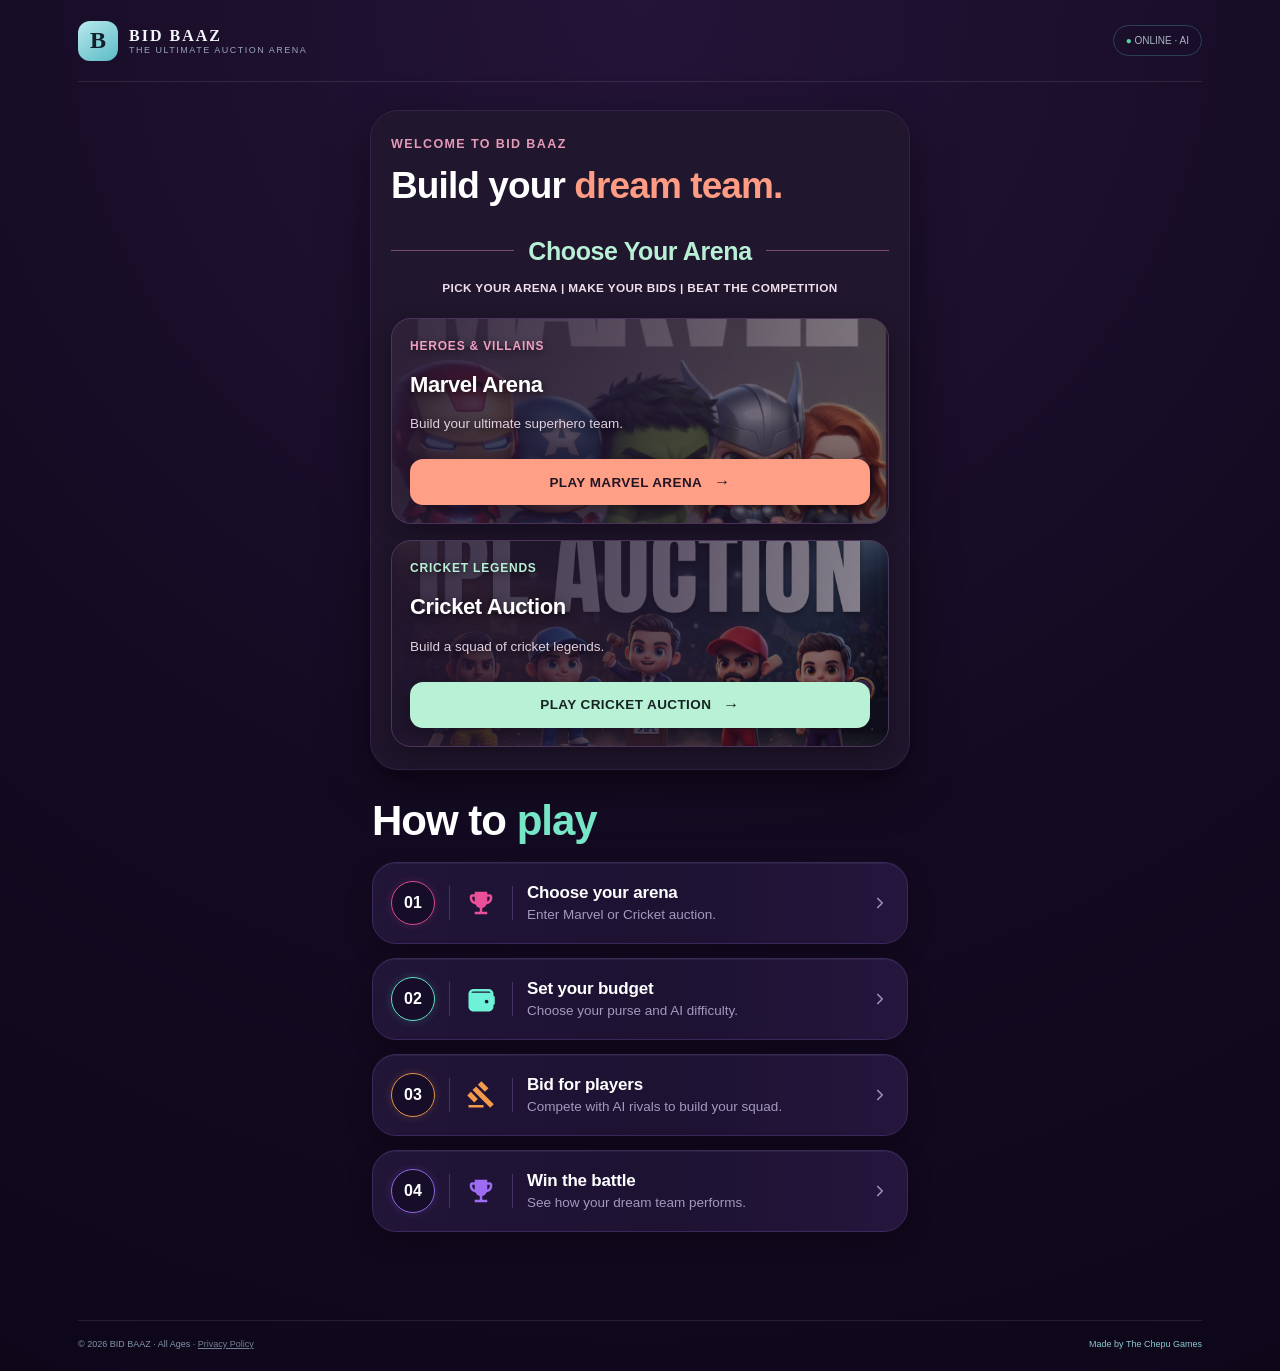
<file: index.html>
<!DOCTYPE html>
<html lang="en">
 <head>
  <meta charset="utf-8"/>
  <meta content="width=device-width,initial-scale=1" name="viewport"/>
  <meta name="referrer" content="strict-origin-when-cross-origin"/>
  <meta http-equiv="Content-Security-Policy" content="default-src 'self'; script-src 'self' 'unsafe-inline'; style-src 'self' 'unsafe-inline' https://fonts.googleapis.com; font-src 'self' https://fonts.gstatic.com data:; img-src 'self' data: blob:; connect-src 'self'; object-src 'none'; base-uri 'self'; form-action 'self';"/>
  <meta content="#101827" name="theme-color"/>
  <meta content="yes" name="mobile-web-app-capable"/>
  <meta content="yes" name="apple-mobile-web-app-capable"/>
  <meta content="black-translucent" name="apple-mobile-web-app-status-bar-style"/>
  <link href="manifest.json" rel="manifest"/>
  <link href="./icon-192.png" rel="icon" type="image/png"/>
  <link href="./icon-192.png" rel="apple-touch-icon"/>
  <title>
   Bid Baaz &mdash; Bid. Build. Battle.
  </title>
  <style>
@import url('https://fonts.googleapis.com/css2?family=DM+Sans:wght@400;500;600;700;800&family=Space+Grotesk:wght@400;500;600;700&display=swap');
:root{--bg:#0d1421;--panel:#151f30;--line:#29364a;--text:#f4f6fb;--muted:#98a5b8;--gold:#f2bd59;--green:#55d6a0}*{box-sizing:border-box}body{margin:0;background:radial-gradient(circle at 80% 0%,#1c2a40,transparent 32%),var(--bg);color:var(--text);font-family:'DM Sans',sans-serif}.app-shell{max-width:1180px;margin:auto;padding:0 28px}.topbar{height:82px;display:flex;align-items:center;justify-content:space-between;border-bottom:1px solid #ffffff18}.brand{display:flex;gap:11px;align-items:center;color:inherit;text-decoration:none}.brand-mark{width:40px;height:40px;border-radius:12px;background:linear-gradient(145deg,#ffe1a0,#d99531);color:#182131;display:grid;place-items:center;font:800 24px 'Space Grotesk'}.brand strong,.brand small{display:block}.brand strong{font:700 16px 'Space Grotesk';letter-spacing:2px}.brand small{color:var(--muted);font-size:9px;letter-spacing:1.5px}.offline-pill{font-size:10px;color:#a9b5c6;border:1px solid var(--line);padding:9px 12px;border-radius:30px}.offline-pill:first-letter{color:var(--green)}main{min-height:calc(100vh - 140px);padding:28px 0 52px}.screen{display:none}.screen.active{display:block;animation:fade .25s}@keyframes fade{from{opacity:.4;transform:translateY(4px)}to{opacity:1;transform:none}}.hero{display:grid;grid-template-columns:1.2fr .8fr;align-items:center;min-height:340px;padding:30px 7%;background:linear-gradient(110deg,#18253a,#26334a);border:1px solid #31415a;border-radius:26px}.eyebrow{font-size:10px;letter-spacing:2px;font-weight:800;color:var(--gold)}h1,h2{font-family:'Space Grotesk';letter-spacing:-1px}.hero h1,.screen-heading h1,.results-hero h1{font-size:clamp(34px,5vw,54px);line-height:1.08;margin:14px 0}.hero h1 em,.screen-heading em,.results-hero em{color:var(--gold);font-style:normal}.hero p,.screen-heading p{color:#aeb9c9;max-width:450px;line-height:1.6;font-size:14px}.hero small{display:block;color:var(--muted);margin-top:13px}.hero-art{height:230px;display:grid;place-items:center;font-size:95px;position:relative}.hero-art i,.hero-art b{position:absolute;font:700 12px 'Space Grotesk';color:var(--gold);background:#26364d;padding:10px 14px;border:1px solid #50627b;border-radius:10px}.hero-art i{top:25px;left:8%}.hero-art b{right:5%;bottom:24px}.btn{border:0;border-radius:13px;padding:13px 17px;font-weight:800;font-size:12px;cursor:pointer;transition:.18s}.btn:hover{filter:brightness(1.08);transform:translateY(-1px)}.gold{background:linear-gradient(135deg,#ffdc91,#e9ad47);color:#1b2432;box-shadow:0 7px 22px #d89b3c26}.full{width:100%;margin-top:12px}.section-heading{display:flex;justify-content:space-between;align-items:end;margin:36px 2px 16px}.section-heading h2{margin:6px 0}.section-heading small{color:var(--muted)}.arena-grid{display:grid;grid-template-columns:1fr 1fr;gap:15px}.arena-card{min-height:185px;border-radius:18px;padding:22px;text-align:left;color:white;display:flex;flex-direction:column;align-items:flex-start;gap:9px;border:1px solid #46536b;cursor:pointer}.marvel-card{background:radial-gradient(circle at 90% 10%,#65414c,transparent 40%),linear-gradient(120deg,#33283a,#1c2538)}.cricket-card{background:radial-gradient(circle at 90% 10%,#326c5c,transparent 40%),linear-gradient(120deg,#193c3a,#1c293a)}.arena-card small{letter-spacing:1.5px;color:#c4cad5;font-size:9px}.arena-card strong{font:700 24px 'Space Grotesk';margin-top:14px}.arena-card span{font-size:11px;color:#c1c9d5}.arena-card b{font-size:11px;color:var(--gold);margin-top:8px}.how-strip{display:grid;grid-template-columns:repeat(3,1fr);gap:15px;margin-top:20px;padding:19px;background:#131e2d;border:1px solid var(--line);border-radius:16px;color:var(--gold)}.how-strip b,.how-strip small{display:block}.how-strip b{color:white;font-size:11px}.how-strip small{color:var(--muted);font-size:9px;margin-top:4px}.back-link{border:0;background:none;color:var(--muted);font-size:11px;font-weight:700;cursor:pointer;padding:6px 0}.screen-heading{text-align:center;margin:25px auto}.screen-heading h1{font-size:42px}.screen-heading p{margin:auto}.settings-layout,.auction-layout{display:grid;grid-template-columns:1.45fr .75fr;gap:17px;max-width:960px;margin:auto}.panel{background:linear-gradient(145deg,#182437,#141e2e);border:1px solid var(--line);border-radius:20px}.settings-main{padding:24px}.settings-main>label{display:block;font-size:12px;font-weight:800;margin:16px 0 8px}.settings-main select,.settings-main input[type=number]{width:100%;padding:12px;border:1px solid #34445b;border-radius:10px;background:#0f1928;color:white}.selected-arena{display:flex;justify-content:space-between;padding:12px;background:#0f1928;border:1px solid #34445b;border-radius:10px}.selected-arena button{background:none;border:0;color:var(--gold)}.range-labels{display:flex;justify-content:space-between;color:var(--muted);font-size:9px}.choice-row{display:grid;grid-template-columns:repeat(3,1fr);gap:8px}.choice{padding:12px 6px;background:#0f1928;border:1px solid #34445b;color:white;border-radius:10px}.choice.active{border-color:var(--gold);background:#332d25;color:var(--gold)}.info-line{font-size:11px;color:#cbd3df;margin-top:14px}.budget-card{padding:22px;background:linear-gradient(145deg,#293a50,#182638);border:1px solid #465a73;border-radius:18px}.budget-card>strong{display:block;font:700 38px 'Space Grotesk';color:var(--gold);margin:14px 0}.budget-card p{font-size:11px;color:#c4cedb;border-top:1px solid #ffffff18;padding-top:10px}.budget-card small{color:var(--green);font-size:10px}.hidden{display:none!important}.auction-topline{display:flex;align-items:center;justify-content:space-between;margin-bottom:18px}.auction-topline>b{font-size:10px;letter-spacing:1.4px;color:var(--gold)}.purse{font-size:10px;color:var(--muted);padding:9px 12px;background:#172337;border:1px solid var(--line);border-radius:30px}.purse strong{color:var(--gold);margin-left:5px}.lot-panel{padding:22px}.lot-kicker{font-size:9px;letter-spacing:1.4px;color:var(--muted)}.lot-kicker span{float:right;color:var(--gold)}.lot-visual{min-height:190px;margin:16px 0;border-radius:15px;background:radial-gradient(circle at 20% 50%,#4d5874,#25334b 48%,#172337);border:1px solid #455570;display:flex;align-items:center;gap:18px;padding:12px 18px;position:relative;overflow:hidden}.portrait-wrap{width:32%;max-width:185px;min-width:105px;align-self:stretch;display:flex;align-items:center}.portrait-wrap img{width:100%;height:160px;object-fit:contain;filter:drop-shadow(0 12px 14px #0008)}.portrait-copy{flex:1;min-width:0;padding-right:38px}.portrait-copy h1{font-size:clamp(22px,3vw,30px);margin:7px 0}.portrait-copy p{font-size:11px;line-height:1.5;color:#c3ccda;margin:0}.rating{display:inline-flex;align-items:baseline;gap:7px;margin-top:12px;padding:6px 10px;background:#101b2a88;border:1px solid #ffffff1c;border-radius:9px}.rating strong{font:700 18px 'Space Grotesk';color:var(--gold)}.rating small{font-size:8px;color:var(--muted)}.lot-rank{position:absolute;right:12px;bottom:10px;font-size:8px;letter-spacing:1px;color:#d5dcea;background:#101b2a99;padding:6px 9px;border-radius:20px}.bid-board{display:grid;grid-template-columns:1fr 1fr .72fr;gap:8px}.bid-stat{background:#0f1928;border:1px solid #2b3b51;border-radius:11px;padding:11px;min-width:0}.bid-stat small,.bid-stat b{display:block}.bid-stat small{font-size:8px;letter-spacing:1px;color:var(--muted)}.bid-stat b{font:700 15px 'Space Grotesk';margin-top:6px;white-space:nowrap}.current-stat{border-color:#9b763d;background:#29291f}.current-stat b,.timer-stat b{color:var(--gold)}.timer-stat{text-align:center;background:#172337;border-color:#53627a}.timer-stat b{font-size:19px}.bid-status{text-align:center;color:#c4cedb;font-size:10px;margin:14px 0;min-height:15px}.bid-controls{display:grid;grid-template-columns:repeat(3,minmax(0,1fr)) 1.1fr;gap:8px;padding:0 7px}.bid-option{background:linear-gradient(145deg,#3a342b,#242b37);border:1px solid #80643c;color:#f4c875;border-radius:13px;padding:13px 5px}.pass{background:linear-gradient(145deg,#2a384c,#202c40);border:1px solid #40516a;color:#e4eaf3;border-radius:13px;padding:13px 8px}.btn:disabled{opacity:.32;cursor:not-allowed;transform:none}.sold-result{margin:12px 7px 0;padding:11px 14px;border-radius:13px;border:1px solid #9a7844;background:linear-gradient(110deg,#3b3428,#202c3d);display:flex;align-items:center;gap:11px}.sold-check{width:29px;height:29px;border-radius:9px;background:#d7ad62;color:#172131;display:grid;place-items:center;font-weight:900}.sold-result small,.sold-result strong,.sold-result em{display:block}.sold-result small{font-size:8px;letter-spacing:1.4px;color:#e4c98e}.sold-result strong{font:700 14px 'Space Grotesk';margin-top:2px}.sold-result em{font-style:normal;font-size:9px;color:#b9c4d2;margin-top:2px}.auction-footnote{text-align:center;color:#748399;font-size:9px;margin-top:13px}.auction-side{display:flex;flex-direction:column;gap:14px}.compact-panel{padding:17px}.panel-title{display:flex;justify-content:space-between;align-items:center;margin-bottom:13px}.panel-title h3{font:600 14px 'Space Grotesk';margin:0}.panel-title span{font-size:9px;color:var(--muted)}.bidder{display:flex;align-items:center;gap:8px;padding:8px;background:#101a29;border-radius:10px;margin:7px 0}.avatar{width:27px;height:27px;display:grid;place-items:center;border-radius:8px;background:#293b54}.bidder-info{flex:1;min-width:0}.bidder-info b,.bidder-info small{display:block}.bidder-info b{font-size:10px}.bidder-info small{font-size:8px;color:var(--muted);margin-top:2px}.cash{font-size:9px;color:var(--gold);white-space:nowrap}.bidder>small{font-size:8px;color:var(--green);min-width:25px;text-align:right}.bidder>small.out{color:var(--muted)}.mini-player{display:flex;justify-content:space-between;padding:8px;background:#101a29;border-radius:8px;font-size:9px;margin:6px 0}.mini-player b{color:var(--gold)}.empty-note{font-size:10px;color:var(--muted);line-height:1.5}.results-hero{text-align:center;margin:25px}.results-hero h1{font-size:40px}.champion-panel{padding:22px;display:flex;justify-content:space-between;align-items:center;background:linear-gradient(110deg,#3c3427,#1c2b3c);border-color:#82663c}.champion-panel h2{margin:7px 0}.champion-panel p{font-size:10px;color:#c1c9d5}.champion-panel>strong{font:700 30px 'Space Grotesk';color:var(--gold);text-align:right}.champion-panel>strong small{display:block;font-size:8px;color:var(--muted)}.results-grid{display:grid;grid-template-columns:1.2fr .8fr;gap:15px;margin-top:15px}.results-table-panel,.battle-panel,.all-teams{padding:20px}.standing-row{display:grid;grid-template-columns:30px 1fr auto;gap:9px;align-items:center;padding:12px 3px;border-top:1px solid #2b394d;font-size:11px}.standing-row>span small{display:block;color:var(--muted);font-size:8px;margin-top:3px}.standing-row>b:last-child{color:var(--gold)}.results-actions{display:flex;justify-content:center;gap:10px;margin:18px}.team-detail-grid{display:grid;grid-template-columns:1fr 1fr;gap:10px}.team-detail{background:#101a29;border:1px solid #2c3a4d;border-radius:12px;padding:13px;font-size:11px}.team-detail p,.team-detail li{font-size:9px;color:#c5cfdd}.team-detail ul{padding-left:17px}footer{border-top:1px solid #ffffff18;display:flex;justify-content:space-between;padding:18px 0 22px;color:#718096;font-size:9px}.toast{position:fixed;bottom:22px;left:50%;transform:translate(-50%,20px);opacity:0;background:#f1bd5b;color:#172131;padding:11px 16px;border-radius:10px;font-size:11px;font-weight:800;transition:.2s;pointer-events:none;z-index:2000}.toast.show{opacity:1;transform:translate(-50%,0)}
@media(max-width:760px){.app-shell{padding:0 15px}.topbar{height:68px}.hero{grid-template-columns:1fr;padding:25px;min-height:0}.hero-art{height:135px}.arena-card{padding:16px;min-height:165px}.arena-card strong{font-size:19px}.settings-layout,.auction-layout,.results-grid{grid-template-columns:1fr}.settings-main{padding:18px}.auction-side{display:grid;grid-template-columns:1fr 1fr}.lot-panel{padding:15px}.lot-visual{min-height:165px;padding:10px}.portrait-wrap{width:31%;min-width:90px}.portrait-wrap img{height:140px}.portrait-copy{padding-right:32px}.portrait-copy h1{font-size:22px}.portrait-copy p{font-size:10px}.bid-stat{padding:9px}.bid-stat b{font-size:13px}.auction-topline{gap:7px}.auction-topline>b{font-size:8px}.purse{font-size:9px;padding:8px}.champion-panel{padding:16px}.team-detail-grid{grid-template-columns:1fr}}
@media(max-width:430px){.how-strip{grid-template-columns:1fr}.how-strip>div{font-size:14px}.auction-side{grid-template-columns:1fr}.bid-controls{grid-template-columns:repeat(3,minmax(0,1fr)) 1fr;gap:5px;padding:0}.bid-option,.pass{font-size:10px;padding:12px 3px}.portrait-wrap{min-width:82px;width:30%}.portrait-wrap img{height:130px}.portrait-copy h1{font-size:20px}.lot-rank{font-size:7px}.standing-row{grid-template-columns:24px 1fr auto}.arena-grid{gap:9px}.arena-card strong{font-size:17px}.hero h1{font-size:37px}}

/* Bid Baaz refinements: compact arena home, clear modal flow, difficulty-linked purse */
.hero{display:none!important}.section-heading{margin-top:12px}.arena-grid{display:flex;gap:14px;overflow-x:auto;scroll-snap-type:x mandatory;padding:2px 2px 12px;scrollbar-width:thin}.arena-card{flex:0 0 calc(50% - 7px);scroll-snap-align:start;min-height:190px;transition:transform .18s,border-color .18s}.arena-card:hover{transform:translateY(-2px);border-color:#7890aa}.anime-card{background:radial-gradient(circle at 90% 10%,#594d73,transparent 42%),linear-gradient(120deg,#302c46,#1c293b);border-style:dashed}.arena-card b{margin-top:auto}.how-strip{margin-top:12px}.budget-hint{font-size:10px;color:var(--muted);margin:-2px 0 4px}.choice{display:flex;flex-direction:column;align-items:flex-start;gap:5px;min-height:62px}.choice b{font-size:12px}.choice small{font-size:10px;color:#c3ccda}.choice.active small{color:#f2cf91}.modal-backdrop{position:fixed;inset:0;background:#050a12bb;backdrop-filter:blur(7px);z-index:100;display:grid;place-items:center;padding:18px}.modal-backdrop.hidden{display:none}.modal-card{width:min(100%,390px);position:relative;padding:25px;background:linear-gradient(145deg,#1d2b40,#131d2c);border:1px solid #45566d;border-radius:22px;box-shadow:0 24px 80px #0009;animation:fade .2s}.modal-card h2{font-size:23px;margin:9px 0 20px}.modal-close{position:absolute;right:14px;top:12px;width:32px;height:32px;border-radius:10px;border:1px solid #46566b;background:#26364a;color:#edf1f7;font-size:22px;line-height:1}.modal-choice{width:100%;display:flex;align-items:center;gap:12px;padding:14px;margin-top:9px;border-radius:13px;border:1px solid #3b4c63;background:#111c2b;color:#edf1f7;text-align:left}.modal-choice>span{flex:1}.modal-choice b,.modal-choice small{display:block}.modal-choice b{font-size:12px}.modal-choice small{font-size:10px;color:var(--muted);margin-top:4px}.modal-choice>i{font-style:normal;color:#d9b16d}.disabled-choice{opacity:.58;cursor:not-allowed}.modal-open{overflow:hidden}.bid-status{min-height:18px}.bid-controls{margin-top:2px}.sold-result{margin-top:10px}.portrait-wrap{width:30%;max-width:175px}.portrait-wrap img{height:165px;object-fit:contain}.lot-visual{min-height:190px}.timer-stat b{font-variant-numeric:tabular-nums}.bidder{transition:opacity .2s}.bidder:has(.out){opacity:.62}
@media(max-width:600px){.arena-card{flex-basis:82%;min-height:175px}.section-heading{margin:7px 2px 12px}.section-heading h2{font-size:22px}.how-strip{padding:15px}.lot-visual{min-height:160px}.portrait-wrap{width:29%;min-width:84px}.portrait-wrap img{height:138px}.portrait-copy{padding-right:24px}.lot-rank{font-size:7px;right:8px;bottom:7px}.bid-controls{grid-template-columns:repeat(3,minmax(0,1fr)) 1fr}.bid-option,.pass{font-size:10px}}

/* Auction callouts: readable bidder identity and calm final-countdown emphasis */
.bid-status{font-size:12px;line-height:1.45;min-height:22px;color:#c9d2df}
.bidder-action{display:inline-block;padding:3px 9px;border-radius:7px;background:linear-gradient(135deg,#243e55,#304d62);border:1px solid #6d9aab;color:#b9e4e8;font-weight:800;letter-spacing:.25px;box-shadow:0 2px 10px rgba(67,155,163,.12)}
.bid-action-word{color:#b8c2d0;font-weight:600}
.bid-amount{display:inline-block;margin-left:3px;color:#f0c5a0;font-weight:900;text-shadow:0 0 12px rgba(240,197,160,.18)}
.timer-stat b{transition:color .35s ease,transform .35s ease,text-shadow .35s ease}
.timer-stat b.urgent{color:#ff777e;text-shadow:0 0 13px rgba(255,91,105,.28);animation:finalTick 1.15s ease-in-out infinite}
@keyframes finalTick{0%,100%{transform:scale(1);opacity:.88}50%{transform:scale(1.08);opacity:1}}
.countdown-popup{position:fixed;z-index:1000;left:50%;bottom:76px;transform:translate(-50%,14px) scale(.96);opacity:0;pointer-events:none;padding:10px 17px;border-radius:13px;background:linear-gradient(120deg,#253f4a,#304b57);border:1px solid #82b6b0;color:#e2f5ed;font:700 12px 'Space Grotesk';letter-spacing:.35px;box-shadow:0 10px 30px rgba(0,0,0,.32);transition:opacity .24s ease,transform .24s ease;white-space:nowrap}
.countdown-popup.show{opacity:1;transform:translate(-50%,0) scale(1)}
.sold-result{background:linear-gradient(110deg,#1e3b3b,#203b46);border:1px solid #579b91;box-shadow:0 8px 22px rgba(25,111,100,.13)}
.sold-check{background:#b9e0d2;color:#173a39}
.sold-result small{color:#a8d8ca}
.sold-result strong{color:#e4f5ed}
.sold-result em{color:#b4d3ca}
@media(prefers-reduced-motion:reduce){.timer-stat b.urgent{animation:none}.countdown-popup{transition:none}}

/* Results: keep Team Showdown collapsed until the user asks to open it. */
.results-grid{grid-template-columns:1fr}
.standings-heading{display:flex;align-items:center;justify-content:space-between;gap:12px;margin-bottom:8px}
.standings-heading h3{margin:0}
.showdown-toggle{display:inline-flex;align-items:center;gap:8px;border:1px solid #52647b;border-radius:11px;padding:9px 12px;background:#111d2d;color:#e8edf5;font:700 10px 'DM Sans',sans-serif;cursor:pointer;white-space:nowrap}
.showdown-toggle span{color:var(--gold);font-size:14px}
.showdown-toggle b{color:var(--gold);font-size:14px;margin-left:3px}
.showdown-toggle:hover{border-color:#d3a85c;background:#1a293d}
.battle-panel{margin-top:14px;padding:20px}
.battle-panel h3{margin:0 0 8px;font:700 15px 'Space Grotesk'}
.showdown-explainer{margin:0 0 12px;color:#c2ccda;font-size:11px;line-height:1.6;padding:11px 13px;background:#101a29;border:1px solid #2b3b51;border-radius:11px}
.portrait-wrap img{filter:drop-shadow(0 12px 14px #0009) saturate(1.12) contrast(1.06);border-radius:10px;object-fit:contain;background:#080a0e;max-height:170px}
@media(max-width:430px){.standings-heading{align-items:flex-start;flex-direction:column}.showdown-toggle{align-self:flex-start}.battle-panel{padding:15px}}

/* Pause, save/resume and cricket tournament presentation */
.pause-btn{border:1px solid #62738a;background:#182538;color:#f1d29a;border-radius:9px;padding:8px 12px;font-weight:800}.auction-topline{flex-wrap:wrap}.pause-overlay{position:fixed;inset:0;z-index:1200;background:#050a12dd;display:grid;place-items:center;padding:18px}.pause-overlay.hidden{display:none}.pause-card{width:min(100%,360px);padding:25px;background:#1a293b;border:1px solid #53677e;border-radius:20px;text-align:center;box-shadow:0 20px 60px #0009}.pause-card h2{margin:10px 0}.pause-card p{color:#b9c4d2;font-size:12px;margin-bottom:18px}.pause-card .btn{margin-top:8px}.cricket-league-panel{padding:18px;margin-top:14px}.fixture-row{display:grid;grid-template-columns:1fr auto auto;gap:10px;align-items:center;padding:12px 3px;border-top:1px solid #304056;font-size:11px}.fixture-row small{display:block;color:#9eacbd;font-size:9px;margin-top:3px}.fixture-row button{border:1px solid #60748b;background:#172638;color:#e7edf5;padding:7px 9px;border-radius:8px;font-size:10px}.scorecard{margin:10px 0 16px;padding:14px;background:#101a29;border:1px solid #34465c;border-radius:12px}.scorecard h4{margin:6px 0}.scorecard table{width:100%;border-collapse:collapse;font-size:10px}.scorecard th,.scorecard td{text-align:left;padding:6px 4px;border-bottom:1px solid #2b394d}.scorecard .innings{margin-top:12px}.scorecard .commentary{font-size:10px;line-height:1.55;color:#c3cfdd}.scorecard .commentary li{margin:3px 0}.hidden{display:none!important}@media(max-width:520px){.fixture-row{grid-template-columns:1fr auto}.fixture-row button{grid-column:2}.pause-btn{padding:7px 9px}}
.full-commentary{margin:12px 0;padding:10px;background:#172538;border:1px solid #34465c;border-radius:9px;font-size:10px}.full-commentary summary{cursor:pointer;color:#f0cf98;font-weight:800}.full-commentary ol{max-height:260px;overflow:auto;padding-left:22px;color:#c8d2df;line-height:1.55}.full-commentary li{margin:3px 0}

/* Refined cool-accent setup screen and compact tournament results */
:root{--gold:#69c6d1;--line:#2b4054}
.brand-mark{background:linear-gradient(145deg,#b9e9ec,#5bbbc7);color:#10212b}
.eyebrow{color:#83cbd2}
.screen-heading em,.results-hero em{color:#83cbd2}
.selected-arena button{color:#83cbd2}
.choice.active{border-color:#69c6d1;background:#1b3540;color:#9ce0e4;box-shadow:0 0 0 1px #69c6d122}
.choice.active small{color:#c5e8e9}
.settings-main{background:linear-gradient(145deg,#19283a,#141f2e);border-color:#2d4053}
.budget-card{background:linear-gradient(145deg,#20374b,#17283a);border-color:#40576b}
.budget-card>strong{color:#d8eef0;font-size:35px;margin:12px 0}
.budget-card p{display:inline-block;width:48%;vertical-align:top;margin:0;padding:10px 0;border-top:1px solid #ffffff18}
.budget-card p+p{padding-left:10px;border-left:1px solid #ffffff18}
.budget-card small{display:inline-flex;align-items:center;margin-top:8px;padding:7px 10px;border-radius:20px;background:#153a36;color:#80d8b7}
#beginAuction{min-height:58px;padding-top:15px;padding-bottom:15px;background:linear-gradient(135deg,#a9e0e3,#5cbec8);color:#10232c;box-shadow:0 8px 22px #3baab51c}
.info-line{line-height:1.5;margin-top:12px}
.arena-tip{padding-top:3px}
footer{color:#8294a8}
footer span:last-child{color:#8acbd1}
.results-hero{margin:25px 0 20px}
.results-hero h1{font-size:clamp(22px,4vw,30px);line-height:1.2;white-space:nowrap;margin:12px 0}
.champion-panel{background:linear-gradient(110deg,#203b4a,#1a2b3c);border-color:#476777}
.champion-panel>strong{color:#83cbd2}
.standing-row>b:last-child{color:#83cbd2}
.scorecard{width:100%;max-width:none;margin:12px 0 16px;padding:12px;background:#101a29;border-color:#34465c;overflow:hidden}
.scorecard-top{display:flex;justify-content:space-between;align-items:center;gap:10px;margin-bottom:10px}
.scorecard-top h4{margin:0;font-size:12px}
.scorecard-top span{font-size:9px;color:#9fb2c4;white-space:nowrap}
.score-track{display:flex;gap:10px;overflow-x:auto;scroll-snap-type:x mandatory;scrollbar-width:thin;padding-bottom:8px;overscroll-behavior-x:contain}
.score-slide{flex:0 0 100%;min-width:0;max-width:100%;scroll-snap-align:start;background:#142033;border:1px solid #2b4055;border-radius:10px;padding:10px;overflow:hidden}
.score-slide h4{font-size:11px;line-height:1.4;margin:2px 0 10px}
.score-tables{display:grid;grid-template-columns:1fr;gap:12px}
.score-table-wrap{min-width:0;overflow-x:auto;max-height:230px;overflow-y:auto;scrollbar-width:thin}
.score-table-title{display:block;font-size:10px;color:#b7dce0;margin:2px 0 5px}
.scorecard table{min-width:100%;width:max-content;max-width:100%;font-size:9px}
.scorecard th,.scorecard td{padding:6px 5px;white-space:nowrap}
.scorecard th:first-child,.scorecard td:first-child{white-space:normal;min-width:100px}
.scorecard .commentary{font-size:10px;line-height:1.5;padding-left:18px}
.scorecard .commentary li{margin:5px 0}
.highlights-slide{overflow-y:auto;max-height:420px}
.fixture-toggle{border:1px solid #557184;background:#1a3042;color:#d8eef0;padding:8px 12px;border-radius:9px;font-size:10px;font-weight:700;cursor:pointer;margin-top:10px}
.close-scorecard{width:100%}
.match-detail-slot{grid-column:1/-1;width:100%;min-width:0}
.match-detail-slot.hidden{display:none!important}
.fixture-row{grid-template-columns:minmax(0,1fr) auto;}
.fixture-row>button{grid-column:2;grid-row:1}
.fixture-row .match-detail-slot{grid-column:1/-1;grid-row:2}
@media(max-width:600px){.results-hero h1{font-size:22px;letter-spacing:-.6px}.scorecard-top{align-items:flex-start;flex-direction:column}.scorecard-top span{white-space:normal}.score-slide{flex-basis:100%}.budget-card>strong{font-size:33px}}
@media(max-width:360px){.results-hero h1{font-size:19px}.budget-card p{font-size:10px}}

/* Final compact controls and cool-blue secondary actions */
.auction-topline{display:grid;grid-template-columns:minmax(0,1fr) auto minmax(0,1fr);align-items:center;gap:12px;margin:0 0 18px}
.auction-exit-purse{display:flex;flex-direction:column;align-items:flex-start;gap:2px;min-width:0}
.auction-exit-purse .back-link{padding:0 0 1px;color:#aeb9c9;font-size:11px}
.purse{display:inline-flex;align-items:center;gap:7px;padding:8px 11px;border:1px solid #2b3b51;border-radius:24px;background:#142033;color:#aeb9c9;font-size:10px;white-space:nowrap}
.purse strong{color:#83cbd2;font-weight:800}
.auction-topline>b{text-align:center;font-size:10px;letter-spacing:1.7px;color:#83cbd2;white-space:nowrap;transform:scale(1.12)}
.auction-tools{display:flex;align-items:center;gap:7px;justify-self:end}
.icon-control{width:42px;height:40px;padding:0;display:grid;place-items:center;font-size:19px;line-height:1;border-radius:12px;color:#d8eef0;border-color:#52677d;background:#1b2b40}
.more-wrap{position:relative}
.auction-menu{position:absolute;right:0;top:calc(100% + 9px);z-index:50;width:174px;padding:9px;background:#17263a;border:1px solid #455b72;border-radius:13px;box-shadow:0 14px 35px #0009}
.auction-menu small{display:block;padding:5px 7px 7px;color:#8fa3b9;font-size:8px;letter-spacing:1.4px;font-weight:800}
.auction-menu button{display:block;width:100%;text-align:left;border:0;border-radius:8px;padding:9px 8px;background:transparent;color:#e6edf5;font-size:11px;font-weight:700}
.auction-menu button:hover{background:#263b53}
.auction-menu hr{border:0;border-top:1px solid #34465c;margin:5px 0}
.auction-menu #skipAuction{color:#8bd0d5}
.battle-panel h3{font-size:13px}
.battle-panel .showdown-explainer,.battle-panel #battleSummary{font-size:10px;line-height:1.5}
.battle-panel #battleSummary p{font-size:10px;line-height:1.5;margin:7px 0}
.battle-panel .matchup-notes p{font-size:10px;line-height:1.45;margin:7px 0}
.battle-panel .btn,.results-actions .btn{background:linear-gradient(145deg,#2a384c,#202c40);border:1px solid #40516a;color:#e4eaf3;box-shadow:none}
.score-slide{flex-basis:100%;}
.score-table-wrap{max-height:260px}
@media(max-width:600px){
 .auction-topline{grid-template-columns:minmax(0,1fr) auto minmax(0,1fr);gap:7px;margin-bottom:14px}
 .auction-topline>b{font-size:9px;letter-spacing:1.05px;transform:scale(1.12)}
 .auction-exit-purse .back-link{font-size:10px}
 .purse{font-size:9px;padding:7px 9px;gap:5px}
 .icon-control{width:37px;height:37px}
 .auction-tools{gap:6px}
}
@media(max-width:370px){.auction-topline{grid-template-columns:minmax(0,1fr) auto minmax(0,1fr);gap:5px}.auction-topline>b{font-size:8px;letter-spacing:.6px;transform:scale(1.08)}.purse{font-size:8px;padding:6px 7px}.icon-control{width:34px;height:35px}}
#beginAuction{padding:15px 19px}

.auction-menu button.menu-selected{background:linear-gradient(135deg,#24475a,#20394d);border:1px solid #70aebd;color:#c5edf0;box-shadow:inset 0 0 0 1px #70aebd22}
.brand{cursor:default;user-select:none;-webkit-tap-highlight-color:transparent}

button,[role="button"]{-webkit-tap-highlight-color:transparent;touch-action:manipulation}
button:focus:not(:focus-visible){outline:none}
.arena-card:focus,.arena-card:focus-visible{outline:none}
.arena-card:active{transform:scale(.992);filter:brightness(1.05)}

/* Clearer setup & auction interface rules */
.screen-heading p{line-height:1.7;font-size:13px}
.settings-main>label{font-size:13px;color:#dce7f0;margin-top:21px}
.selected-arena{min-height:48px;align-items:center}
.settings-main select,.settings-main input[type=number]{min-height:46px;font-size:14px}
#beginAuction{width:100%;min-height:58px;font-size:14px;font-weight:900;letter-spacing:.2px;border-radius:14px}
.lot-panel{box-shadow:0 12px 32px #0002}
.lot-kicker{font-size:10px;font-weight:800}
.portrait-copy h1{line-height:1.2}
.portrait-copy p{font-size:12px;line-height:1.65}
.rating{margin-top:10px}
.bid-stat{padding:13px}
.bid-stat small{font-size:9px;font-weight:800;line-height:1.4}
.bid-stat b{font-size:16px}
.bid-controls::before{content:"YOUR MOVE — Choose a bid amount or pass";grid-column:1 / -1;display:block;color:#b8c8d8;font-size:11px;font-weight:800;letter-spacing:.3px;text-align:left;padding:4px 2px 3px}
.bid-option,.pass{min-height:54px;display:flex;flex-direction:column;align-items:center;justify-content:center;gap:4px;font-size:12px;font-weight:900}
.bid-option::after{content:"RAISE BID";font-size:8px;letter-spacing:.7px;opacity:.8}
.pass::after{content:"SKIP PLAYER";font-size:8px;letter-spacing:.5px;opacity:.8}
#battleAgain::after,#viewTeams::after,#newAuction::after,#saveExit::after{content:none!important;display:none!important}
.current-stat{border-width:1.5px;box-shadow:inset 0 0 16px #69c6d111}
.timer-stat{border-width:1.5px}
.bid-status{padding:10px 12px;background:#ffffff08;border:1px solid #ffffff12;border-radius:10px;line-height:1.6}
.compact-panel{box-shadow:0 8px 24px #0002}
.panel-title h3{font-size:14px}
.bidder{padding:10px;min-height:48px}
.bidder-info b{font-size:11px}
.bidder-info small{font-size:9px}

@media (max-width: 600px) {
  .settings-main{padding:17px}
  .lot-panel{padding:13px}
  .bid-controls{gap:7px}
  .bid-controls::before{font-size:10px;line-height:1.5}
  .bid-option,.pass{min-height:56px;font-size:11px}
  .bid-option::after,.pass::after{font-size:7px}
  .bid-stat b{font-size:14px}
}
@media (max-width: 360px) {
  .bid-option,.pass{font-size:10px;padding-left:2px;padding-right:2px}
}

/* ==========================================================
   EXACT FRONT PAGE DESIGN (MATCHING BOTH REFERENCE IMAGES)
========================================================== */
body:has(#homeScreen.active),
body:has(#settingsScreen.active),
body:has(#resultsScreen.active) {
  background: radial-gradient(circle at 50% 0%, #241438 0%, #140b22 55%, #0e071a 100%);
}

#homeScreen {
  max-width: 540px;
  margin: 0 auto;
  padding: 0 0 36px;
}

/* Upper Purple Panel (Image 2) */
.home-design-panel {
  width: 100%;
  margin: 0 auto 24px;
  padding: 26px 20px 22px;
  border-radius: 28px;
  background: #20162d;
  border: 1px solid #332346;
  box-shadow: 0 18px 48px rgba(0, 0, 0, 0.45);
  color: #fff5f7;
}

.home-hero {
  width: 100%;
  margin: 0 0 22px;
  text-align: left;
}

.hero-topline {
  display: flex;
  align-items: center;
  justify-content: flex-start;
  margin: 0 0 14px;
}

.hero-topline .eyebrow {
  display: block;
  margin: 0;
  color: #e59ab9;
  font-family: 'DM Sans', sans-serif;
  font-size: 12.5px;
  font-weight: 800;
  letter-spacing: 1.4px;
  text-transform: uppercase;
}

/* "Build your dream team." strictly on ONE line */
.home-hero h1 {
  margin: 0 0 28px;
  color: #ffffff;
  font-family: 'Space Grotesk', 'DM Sans', sans-serif;
  font-weight: 700;
  font-size: clamp(22px, 6.7vw, 37px);
  line-height: 1.15;
  letter-spacing: -0.9px;
  white-space: nowrap;
}

.home-hero h1 em {
  color: #ff9c83;
  font-style: normal;
}

/* "─── Choose Your Arena ───" */
.arena-heading {
  display: flex;
  align-items: center;
  justify-content: center;
  gap: 14px;
  width: 100%;
  margin: 0 auto 14px;
}

.arena-heading .arena-rule {
  flex: 1;
  height: 1.5px;
  min-width: 18px;
  background: #7c4d6b;
}

.arena-heading h2 {
  margin: 0;
  color: #b7f0d5;
  font-family: 'Space Grotesk', 'DM Sans', sans-serif;
  font-weight: 700;
  font-size: clamp(19px, 5.2vw, 25px);
  line-height: 1.2;
  letter-spacing: -0.4px;
  white-space: nowrap;
}

/* "PICK YOUR ARENA | MAKE YOUR BIDS | BEAT THE COMPETITION" strictly on ONE line */
.home-hero .arena-tagline {
  margin: 0;
  color: #f0dfea;
  text-align: center;
  font-family: 'DM Sans', sans-serif;
  font-size: clamp(8.8px, 2.55vw, 11.8px);
  font-weight: 700;
  line-height: 1.4;
  letter-spacing: 0.35px;
  white-space: nowrap;
}

/* Two Arena Cards with Marvel & IPL Banners + Full-Width Coral/Mint CTA Buttons */
.home-arena-list {
  display: flex;
  flex-direction: column;
  gap: 16px;
  width: 100%;
  margin: 0;
}

.home-arena-list .home-arena-card {
  position: relative;
  isolation: isolate;
  display: flex;
  flex-direction: column;
  align-items: flex-start;
  justify-content: flex-start;
  width: 100%;
  min-height: 194px;
  padding: 20px 18px 18px;
  border-radius: 20px;
  overflow: hidden;
  text-align: left;
  cursor: pointer;
  box-shadow: 0 10px 26px rgba(0, 0, 0, 0.32);
  transition: transform 0.18s ease, box-shadow 0.18s ease;
}

.home-arena-list .home-arena-card > * {
  position: relative;
  z-index: 1;
}

.home-arena-list .marvel-card {
  background:
    linear-gradient(95deg, rgba(36, 22, 49, 0.90) 0%, rgba(36, 22, 49, 0.72) 55%, rgba(28, 17, 39, 0.52) 100%),
    url("./marvel-banner.png") center 54% / cover no-repeat !important;
  border: 1px solid #4d335c !important;
}

.home-arena-list .cricket-card {
  background:
    linear-gradient(95deg, rgba(34, 22, 48, 0.90) 0%, rgba(34, 22, 48, 0.72) 55%, rgba(25, 17, 37, 0.50) 100%),
    url("./ipl-auction-banner.png") center 48% / cover no-repeat !important;
  border: 1px solid #4a355b !important;
}

.home-arena-list .home-arena-card small {
  display: block;
  margin: 0 0 10px;
  font-family: 'DM Sans', sans-serif;
  font-size: 12px;
  font-weight: 800;
  letter-spacing: 0.8px;
  text-transform: uppercase;
  text-shadow: 0 2px 6px rgba(0, 0, 0, 0.55);
}

.home-arena-list .marvel-card small {
  color: #ef9ec0;
}

.home-arena-list .cricket-card small {
  color: #b7f0d5;
}

.home-arena-list .home-arena-card strong {
  display: block;
  margin: 0 0 8px;
  color: #ffffff;
  font-family: 'Space Grotesk', 'DM Sans', sans-serif;
  font-size: 22px !important;
  font-weight: 700;
  line-height: 1.2;
  letter-spacing: -0.4px;
  text-shadow: 0 2px 8px rgba(0, 0, 0, 0.65);
}

.home-arena-list .home-arena-card span {
  display: block;
  margin: 0 0 16px;
  color: #dfd0e2;
  font-family: 'DM Sans', sans-serif;
  font-size: 13.5px;
  font-weight: 500;
  line-height: 1.4;
  text-shadow: 0 2px 6px rgba(0, 0, 0, 0.65);
}

.home-arena-list .home-arena-card b {
  display: flex;
  align-items: center;
  justify-content: center;
  gap: 12px;
  width: 100%;
  margin-top: auto;
  padding: 15px 18px;
  border-radius: 13px;
  border: none;
  font-family: 'DM Sans', sans-serif;
  font-size: 13.5px;
  font-weight: 800;
  letter-spacing: 0.4px;
  text-transform: uppercase;
  text-shadow: none;
  box-shadow: 0 6px 18px rgba(0, 0, 0, 0.28);
}

.home-arena-list .marvel-card b {
  background: #ffa086;
  color: #231426;
}

.home-arena-list .cricket-card b {
  background: #b8f1d6;
  color: #162323;
}

.home-arena-list .home-arena-card b i {
  font-style: normal;
  font-size: 16px;
  line-height: 1;
}

/* ==========================================================
   LOWER SECTION (IMAGE 1: SAVED GAME CARD + HOW TO PLAY)
========================================================== */

/* Saved Game Available Card */
.continue-card {
  position: relative;
  display: flex;
  flex-direction: column;
  gap: 20px;
  width: 100%;
  margin: 0 auto 30px;
  padding: 22px 20px 20px;
  border-radius: 26px;
  background:
    linear-gradient(135deg, #1b1535 0%, #241744 52%, #2c1950 100%) padding-box,
    linear-gradient(135deg, #7cf7e2 0%, #5ec8ca 32%, #7d4cdb 78%, #9b5de5 100%) border-box;
  border: 1.5px solid transparent;
  box-shadow: 0 14px 38px rgba(0, 0, 0, 0.45), inset 0 1px 0 rgba(255, 255, 255, 0.08);
  color: #ffffff;
}

.continue-card.hidden {
  display: none !important;
}

.continue-top {
  display: flex;
  align-items: center;
  gap: 16px;
}

.continue-gamepad {
  flex-shrink: 0;
  width: 52px;
  height: 40px;
  display: grid;
  place-items: center;
  color: #7ef7e1;
  filter: drop-shadow(0 0 12px rgba(126, 247, 225, 0.35));
}

.continue-gamepad svg {
  width: 50px;
  height: 38px;
  display: block;
}

.continue-copy {
  flex: 1;
  min-width: 0;
}

.continue-copy b {
  display: block;
  margin: 0 0 4px;
  color: #ffffff;
  font-family: 'Space Grotesk', 'DM Sans', sans-serif;
  font-size: 21px;
  font-weight: 700;
  line-height: 1.2;
  letter-spacing: -0.3px;
}

.continue-copy small {
  display: block;
  margin: 0;
  color: #a69ec4;
  font-family: 'DM Sans', sans-serif;
  font-size: 14.5px;
  font-weight: 500;
  line-height: 1.35;
}

.continue-actions {
  display: grid;
  grid-template-columns: 1fr 1fr;
  gap: 12px;
  width: 100%;
}

.continue-btn-resume,
.continue-btn-new {
  min-height: 50px;
  padding: 12px 16px;
  border-radius: 999px;
  font-family: 'DM Sans', sans-serif;
  font-size: 15px;
  font-weight: 700;
  letter-spacing: -0.1px;
  display: inline-flex;
  align-items: center;
  justify-content: center;
  gap: 6px;
  cursor: pointer;
  transition: transform 0.16s ease, filter 0.16s ease;
  white-space: nowrap;
}

.continue-btn-resume {
  background: linear-gradient(180deg, #2b1f48 0%, #211738 100%);
  border: 1.5px solid #49386f;
  color: #ffffff;
  box-shadow: inset 0 1px 0 rgba(255, 255, 255, 0.08);
}

.continue-btn-new {
  background: linear-gradient(90deg, #74f2ce 0%, #89f7e3 100%);
  border: 0;
  color: #111827;
  font-weight: 800;
  box-shadow: 0 4px 18px rgba(120, 244, 214, 0.25);
}

.continue-btn-resume::after,
.continue-btn-new::after {
  content: none !important;
  display: none !important;
}

/* How to play section (Image 1 - without "QUICK GUIDE") */
.home-how {
  width: 100%;
  margin: 0 auto;
  padding: 4px 2px 0;
  background: transparent;
  border: 0;
}

.home-section-title {
  margin: 0 0 18px;
}

.home-section-title h2 {
  margin: 0;
  color: #ffffff;
  font-family: 'Space Grotesk', 'DM Sans', sans-serif;
  font-size: clamp(34px, 8.5vw, 42px);
  font-weight: 700;
  line-height: 1.1;
  letter-spacing: -1px;
}

.home-section-title h2 em {
  color: #77e6c6;
  font-style: normal;
}

.how-strip.home-how-grid {
  display: flex;
  flex-direction: column;
  gap: 14px;
  margin: 0;
  padding: 0;
  border: 0;
  background: transparent;
}

.how-strip.home-how-grid > .how-step-card {
  display: flex;
  align-items: center;
  gap: 14px;
  width: 100%;
  padding: 18px 18px;
  border-radius: 24px;
  background: linear-gradient(90deg, #211538 0%, #1d1232 55%, #24163d 100%);
  border: 1px solid #3c295c;
  box-shadow: 0 8px 24px rgba(0, 0, 0, 0.28), inset 0 1px 0 rgba(255, 255, 255, 0.05);
  color: #ffffff;
}

.how-step-badge {
  flex-shrink: 0;
  width: 44px;
  height: 44px;
  border-radius: 50%;
  display: grid;
  place-items: center;
  background: rgba(15, 9, 28, 0.55);
  font-family: 'DM Sans', sans-serif;
  font-size: 16px;
  font-weight: 700;
  color: #ffffff;
}

.step-pink .how-step-badge {
  border: 1.5px solid #d94890;
  box-shadow: 0 0 10px rgba(217, 72, 144, 0.2);
}

.step-mint .how-step-badge {
  border: 1.5px solid #5de1c6;
  box-shadow: 0 0 10px rgba(93, 225, 198, 0.2);
}

.step-orange .how-step-badge {
  border: 1.5px solid #e69448;
  box-shadow: 0 0 10px rgba(230, 148, 72, 0.2);
}

.step-purple .how-step-badge {
  border: 1.5px solid #9165e6;
  box-shadow: 0 0 10px rgba(145, 101, 230, 0.2);
}

.how-step-divider {
  flex-shrink: 0;
  width: 1px;
  height: 34px;
  background: #463267;
}

.how-step-icon {
  flex-shrink: 0;
  width: 34px;
  height: 34px;
  display: grid;
  place-items: center;
}

.how-step-icon svg {
  width: 30px;
  height: 30px;
  display: block;
}

.step-pink .how-step-icon {
  color: #eb4f9a;
}

.step-mint .how-step-icon {
  color: #6df2d7;
}

.step-orange .how-step-icon {
  color: #f49b4b;
}

.step-purple .how-step-icon {
  color: #9c6df3;
}

.how-step-text {
  flex: 1;
  min-width: 0;
}

.how-step-text b {
  display: block;
  margin: 0 0 3px;
  color: #ffffff;
  font-family: 'Space Grotesk', 'DM Sans', sans-serif;
  font-size: 17px;
  font-weight: 700;
  line-height: 1.25;
  letter-spacing: -0.2px;
}

.how-step-text small {
  display: block;
  margin: 0;
  color: #a498bf;
  font-family: 'DM Sans', sans-serif;
  font-size: 13.5px;
  font-weight: 500;
  line-height: 1.35;
}

.how-step-arrow {
  flex-shrink: 0;
  width: 18px;
  height: 18px;
  color: #9e90b9;
  display: grid;
  place-items: center;
}

.how-step-arrow svg {
  width: 18px;
  height: 18px;
  display: block;
}

@media (max-width: 420px) {
  .home-design-panel {
    padding: 22px 15px 18px;
    border-radius: 25px;
  }
  .hero-topline .eyebrow {
    font-size: 11.5px;
  }
  .home-hero h1 {
    font-size: clamp(20px, 6.6vw, 31px);
    margin-bottom: 24px;
  }
  .arena-heading {
    gap: 10px;
  }
  .arena-heading h2 {
    font-size: clamp(17px, 5vw, 22px);
  }
  .home-hero .arena-tagline {
    font-size: clamp(8.2px, 2.55vw, 10.8px);
    letter-spacing: 0.2px;
  }
  .home-arena-list .home-arena-card {
    padding: 18px 15px 16px;
    min-height: 184px;
  }
  .home-arena-list .home-arena-card b {
    padding: 14px 14px;
    font-size: 12.5px;
  }
  .continue-card {
    padding: 19px 15px 17px;
  }
  .continue-copy b {
    font-size: 18.5px;
  }
  .continue-copy small {
    font-size: 13px;
  }
  .continue-btn-resume,
  .continue-btn-new {
    min-height: 46px;
    font-size: 13.5px;
    padding: 10px 12px;
  }
  .how-strip.home-how-grid > .how-step-card {
    gap: 11px;
    padding: 15px 14px;
    border-radius: 21px;
  }
  .how-step-badge {
    width: 39px;
    height: 39px;
    font-size: 14.5px;
  }
  .how-step-icon {
    width: 28px;
    height: 28px;
  }
  .how-step-icon svg {
    width: 25px;
    height: 25px;
  }
  .how-step-text b {
    font-size: 15.5px;
  }
  .how-step-text small {
    font-size: 12.2px;
  }
}

/* ==========================================================
   UPGRADED MODALS (#playModal, #arenaModal)
========================================================== */
.modal-backdrop {
  background: rgba(9, 5, 19, 0.80);
  backdrop-filter: blur(12px);
  -webkit-backdrop-filter: blur(12px);
  padding: 20px;
}

.modal-card {
  width: min(100%, 420px);
  padding: 28px 22px 24px;
  border-radius: 28px;
  background:
    radial-gradient(circle at 18% 0%, rgba(116, 242, 206, 0.12), transparent 52%),
    radial-gradient(circle at 88% 12%, rgba(255, 156, 131, 0.14), transparent 50%),
    linear-gradient(155deg, #241738 0%, #180f28 100%) padding-box,
    linear-gradient(135deg, #7cf7e2 0%, #7d4cdb 55%, #ff9c83 100%) border-box;
  border: 1.5px solid transparent;
  box-shadow: 0 28px 80px rgba(0, 0, 0, 0.72), inset 0 1px 0 rgba(255, 255, 255, 0.10);
  color: #ffffff;
}

.modal-close {
  position: absolute;
  right: 18px;
  top: 18px;
  width: 36px;
  height: 36px;
  border-radius: 50%;
  border: 1px solid #4c366e;
  background: #2c1d45;
  color: #e9dcf8;
  font-size: 20px;
  font-weight: 700;
  display: grid;
  place-items: center;
  cursor: pointer;
  transition: background 0.16s ease, transform 0.16s ease, border-color 0.16s ease;
}

.modal-close:hover {
  background: #3a2659;
  border-color: #74f2ce;
  color: #ffffff;
  transform: scale(1.05);
}

.modal-card .eyebrow {
  display: inline-flex;
  align-items: center;
  padding: 5px 12px;
  border-radius: 999px;
  background: rgba(229, 154, 185, 0.14);
  border: 1px solid rgba(229, 154, 185, 0.35);
  color: #f3a6c6;
  font-family: 'DM Sans', sans-serif;
  font-size: 11px;
  font-weight: 800;
  letter-spacing: 1.4px;
}

.modal-card h2 {
  margin: 14px 0 6px;
  color: #ffffff;
  font-family: 'Space Grotesk', 'DM Sans', sans-serif;
  font-size: 26px;
  font-weight: 700;
  line-height: 1.18;
  letter-spacing: -0.6px;
}

.modal-subtitle {
  margin: 0 0 18px;
  color: #b7a8cd;
  font-size: 13px;
  line-height: 1.45;
}

.modal-choice {
  width: 100%;
  display: flex;
  align-items: center;
  gap: 14px;
  padding: 16px 15px;
  margin-top: 11px;
  border-radius: 20px;
  border: 1.5px solid #453166;
  background: linear-gradient(135deg, #2b1c44 0%, #211535 100%);
  color: #ffffff;
  text-align: left;
  cursor: pointer;
  box-shadow: 0 8px 22px rgba(0, 0, 0, 0.28), inset 0 1px 0 rgba(255, 255, 255, 0.06);
  transition: transform 0.16s ease, border-color 0.16s ease, box-shadow 0.16s ease;
}

.modal-choice:not(.disabled-choice):hover {
  border-color: #74f2ce;
  background: linear-gradient(135deg, #342252 0%, #27183f 100%);
  box-shadow: 0 12px 26px rgba(0, 0, 0, 0.38), 0 0 0 1px rgba(116, 242, 206, 0.25);
  transform: translateY(-2px);
}

.modal-choice-icon {
  flex-shrink: 0;
  width: 46px;
  height: 46px;
  border-radius: 15px;
  display: grid;
  place-items: center;
  font-size: 22px;
  background: rgba(116, 242, 206, 0.14);
  border: 1.5px solid #65e3c6;
  color: #89f7e3;
  box-shadow: 0 0 14px rgba(116, 242, 206, 0.2);
}

.modal-choice-icon.coral-icon {
  background: rgba(255, 156, 131, 0.14);
  border-color: #ff9c83;
  color: #ffb49e;
  box-shadow: 0 0 14px rgba(255, 156, 131, 0.2);
}

.modal-choice-icon.muted-icon {
  background: rgba(155, 135, 189, 0.10);
  border-color: #4f3a70;
  color: #9e8cb9;
  box-shadow: none;
}

.modal-choice > span:not(.modal-choice-icon):not(.modal-arrow-pill):not(.modal-soon-pill) {
  flex: 1;
  min-width: 0;
}

.modal-choice b {
  display: block;
  color: #ffffff;
  font-family: 'Space Grotesk', 'DM Sans', sans-serif;
  font-size: 16.5px;
  font-weight: 700;
  letter-spacing: -0.2px;
}

.modal-choice small {
  display: block;
  margin-top: 3px;
  color: #b5a6cc;
  font-family: 'DM Sans', sans-serif;
  font-size: 12.5px;
  font-weight: 500;
  line-height: 1.35;
}

.modal-arrow-pill {
  flex-shrink: 0;
  width: 34px;
  height: 34px;
  border-radius: 50%;
  display: grid;
  place-items: center;
  background: #74f2ce;
  color: #131d29;
  font-size: 16px;
  font-weight: 900;
  box-shadow: 0 4px 12px rgba(116, 242, 206, 0.3);
}

.modal-soon-pill {
  flex-shrink: 0;
  padding: 5px 10px;
  border-radius: 999px;
  background: #2f2047;
  border: 1px solid #4e3970;
  color: #bdaed4;
  font-size: 10px;
  font-weight: 800;
  letter-spacing: 0.9px;
  text-transform: uppercase;
}

.disabled-choice {
  opacity: 0.68;
  cursor: not-allowed;
}

/* ==========================================================
   AUCTION SETUP SCREEN (#settingsScreen) — PURPLE/CORAL/MINT
========================================================== */
#settingsScreen {
  max-width: 540px;
  margin: 0 auto;
  padding: 0 0 38px;
}

#settingsScreen #backHome {
  display: inline-flex;
  align-items: center;
  gap: 8px;
  margin: 0 0 16px;
  padding: 9px 16px;
  border-radius: 999px;
  background: #231738;
  border: 1px solid #3f2b5e;
  color: #e4d4f4;
  font-family: 'DM Sans', sans-serif;
  font-size: 12.5px;
  font-weight: 700;
  letter-spacing: 0.2px;
  box-shadow: 0 6px 18px rgba(0, 0, 0, 0.25);
  transition: transform 0.16s ease, border-color 0.16s ease, background 0.16s ease;
}

#settingsScreen #backHome:hover {
  background: #2c1d46;
  border-color: #6a4999;
  transform: translateY(-1px);
}

#settingsScreen .setup-hero-card {
  width: 100%;
  margin: 0 auto 20px;
  padding: 24px 20px 22px;
  border-radius: 28px;
  background: #20162d;
  border: 1px solid #332346;
  box-shadow: 0 18px 48px rgba(0, 0, 0, 0.42);
  text-align: left;
}

#settingsScreen .screen-heading {
  margin: 0;
  text-align: left;
}

#settingsScreen .screen-heading .eyebrow {
  display: inline-block;
  margin: 0 0 10px;
  color: #e59ab9;
  font-family: 'DM Sans', sans-serif;
  font-size: 12px;
  font-weight: 800;
  letter-spacing: 1.5px;
  text-transform: uppercase;
}

#settingsScreen .screen-heading h1 {
  margin: 0 0 10px;
  color: #ffffff;
  font-family: 'Space Grotesk', 'DM Sans', sans-serif;
  font-size: clamp(30px, 7.5vw, 40px);
  font-weight: 700;
  line-height: 1.1;
  letter-spacing: -1px;
}

#settingsScreen .screen-heading h1 em {
  color: #ff9c83;
  font-style: normal;
}

#settingsScreen .screen-heading p {
  margin: 0;
  max-width: none;
  color: #c7b8d8;
  font-family: 'DM Sans', sans-serif;
  font-size: 14px;
  font-weight: 500;
  line-height: 1.55;
}

#settingsScreen .settings-layout {
  display: flex;
  flex-direction: column;
  gap: 20px;
  max-width: none;
  margin: 0;
}

#settingsScreen .settings-main {
  padding: 22px 20px;
  border-radius: 28px;
  background: #20162d;
  border: 1px solid #35244a;
  box-shadow: 0 16px 44px rgba(0, 0, 0, 0.38);
}

#settingsScreen .setup-block {
  padding: 0 0 20px;
  margin: 0 0 20px;
  border-bottom: 1px solid #322248;
}

#settingsScreen .setup-block:last-of-type {
  padding-bottom: 0;
  margin-bottom: 0;
  border-bottom: 0;
}

#settingsScreen .setup-label-row {
  display: flex;
  align-items: center;
  justify-content: space-between;
  gap: 10px;
  margin: 0 0 12px;
}

#settingsScreen .setup-label-row label {
  margin: 0;
  color: #f4eafc;
  font-family: 'Space Grotesk', 'DM Sans', sans-serif;
  font-size: 15.5px;
  font-weight: 700;
  letter-spacing: -0.2px;
}

#settingsScreen .setup-pill-note {
  display: inline-flex;
  align-items: center;
  gap: 5px;
  padding: 5px 10px;
  border-radius: 999px;
  background: #2c1d42;
  border: 1px solid #483268;
  color: #b7f0d5;
  font-family: 'DM Sans', sans-serif;
  font-size: 11px;
  font-weight: 700;
}

/* Collapsible Auction Rules Toggle Button */
.rules-toggle-btn {
  display: inline-flex;
  align-items: center;
  gap: 8px;
  padding: 8px 14px;
  border-radius: 999px;
  background: linear-gradient(135deg, #2d1e46 0%, #241738 100%);
  border: 1.5px solid #593e82;
  color: #b7f0d5;
  font-family: 'DM Sans', sans-serif;
  font-size: 12.5px;
  font-weight: 800;
  cursor: pointer;
  box-shadow: 0 4px 14px rgba(0, 0, 0, 0.25);
  transition: transform 0.16s ease, border-color 0.16s ease, background 0.16s ease;
}

.rules-toggle-btn:hover {
  border-color: #74f2ce;
  background: #352352;
  transform: translateY(-1px);
}

.rules-toggle-btn.is-open {
  border-color: #ff9c83;
  color: #ffb8a4;
  background: #331f42;
}

.rules-toggle-btn i {
  font-style: normal;
  font-size: 15px;
  font-weight: 900;
  line-height: 1;
}

/* Selected Arena Card inside Setup */
#settingsScreen .selected-arena {
  display: flex;
  align-items: center;
  justify-content: space-between;
  gap: 12px;
  padding: 15px 16px;
  border-radius: 20px;
  background: linear-gradient(135deg, #2a1b40 0%, #221535 100%);
  border: 1.5px solid #4a3469;
  box-shadow: inset 0 1px 0 rgba(255, 255, 255, 0.06);
}

#settingsScreen .selected-arena-left {
  display: flex;
  align-items: center;
  gap: 13px;
  min-width: 0;
}

#settingsScreen .selected-arena-badge {
  flex-shrink: 0;
  width: 42px;
  height: 42px;
  border-radius: 14px;
  display: grid;
  place-items: center;
  background: rgba(255, 156, 131, 0.14);
  border: 1.5px solid #ff9c83;
  color: #ff9c83;
  box-shadow: 0 0 14px rgba(255, 156, 131, 0.18);
}

#settingsScreen .selected-arena-badge svg {
  width: 22px;
  height: 22px;
  display: block;
}

#settingsScreen .selected-arena-copy small {
  display: block;
  margin: 0 0 2px;
  color: #a99bc2;
  font-size: 10.5px;
  font-weight: 700;
  letter-spacing: 0.8px;
  text-transform: uppercase;
}

#settingsScreen #selectedArenaName {
  display: block;
  color: #ffffff;
  font-family: 'Space Grotesk', 'DM Sans', sans-serif;
  font-size: 18.5px;
  font-weight: 700;
  letter-spacing: -0.3px;
}

#settingsScreen #changeArena {
  flex-shrink: 0;
  padding: 9px 15px;
  border-radius: 999px;
  background: #33224d;
  border: 1px solid #63458a;
  color: #b7f0d5;
  font-family: 'DM Sans', sans-serif;
  font-size: 12.5px;
  font-weight: 800;
  cursor: pointer;
  transition: background 0.16s ease, transform 0.16s ease;
}

#settingsScreen #changeArena:hover {
  background: #3f2b5f;
  transform: translateY(-1px);
}

/* AI Opponents Range Slider */
#settingsScreen .rival-counter-pill {
  display: inline-flex;
  align-items: center;
  gap: 5px;
  padding: 5px 12px;
  border-radius: 999px;
  background: rgba(126, 247, 225, 0.12);
  border: 1px solid #62dfc5;
  color: #89f7e3;
  font-family: 'Space Grotesk', 'DM Sans', sans-serif;
  font-size: 13px;
  font-weight: 700;
}

#settingsScreen .rival-counter-pill b {
  color: #ffffff;
  font-size: 15px;
}

#settingsScreen #opponentCount {
  -webkit-appearance: none;
  appearance: none;
  width: 100%;
  height: 10px;
  margin: 10px 0 12px;
  border-radius: 999px;
  background: linear-gradient(90deg, #ff9c83 0%, #c77dff 50%, #74f2ce 100%);
  outline: none;
  cursor: pointer;
}

#settingsScreen #opponentCount::-webkit-slider-thumb {
  -webkit-appearance: none;
  appearance: none;
  width: 26px;
  height: 26px;
  border-radius: 50%;
  background: #ffffff;
  border: 4px solid #74f2ce;
  box-shadow: 0 0 14px rgba(116, 242, 206, 0.65), 0 3px 8px rgba(0, 0, 0, 0.45);
  cursor: pointer;
  transition: transform 0.15s ease;
}

#settingsScreen #opponentCount::-webkit-slider-thumb:active {
  transform: scale(1.12);
}

#settingsScreen #opponentCount::-moz-range-thumb {
  width: 26px;
  height: 26px;
  border-radius: 50%;
  background: #ffffff;
  border: 4px solid #74f2ce;
  box-shadow: 0 0 14px rgba(116, 242, 206, 0.65), 0 3px 8px rgba(0, 0, 0, 0.45);
  cursor: pointer;
}

#settingsScreen .range-labels {
  display: flex;
  justify-content: space-between;
  color: #a799c0;
  font-size: 12px;
  font-weight: 600;
}

/* AI Difficulty & Purse Cards */
#settingsScreen .budget-hint {
  margin: -4px 0 12px;
  color: #a89ac1;
  font-size: 12.5px;
  line-height: 1.45;
}

#settingsScreen .choice-row {
  display: grid;
  grid-template-columns: repeat(3, 1fr);
  gap: 10px;
}

#settingsScreen .choice {
  position: relative;
  display: flex;
  flex-direction: column;
  align-items: flex-start;
  justify-content: space-between;
  min-height: 86px;
  padding: 14px 13px;
  border-radius: 18px;
  background: linear-gradient(160deg, #281a3d 0%, #1f1431 100%);
  border: 1.5px solid #412d5d;
  color: #ffffff;
  text-align: left;
  cursor: pointer;
  transition: transform 0.16s ease, border-color 0.16s ease, box-shadow 0.16s ease;
}

#settingsScreen .choice:hover {
  border-color: #63468b;
  transform: translateY(-1px);
}

#settingsScreen .choice .choice-tier-dot {
  width: 8px;
  height: 8px;
  border-radius: 50%;
  background: #5c457b;
  margin-bottom: 8px;
}

#settingsScreen .choice b {
  display: block;
  color: #ffffff;
  font-family: 'Space Grotesk', 'DM Sans', sans-serif;
  font-size: 15.5px;
  font-weight: 700;
  letter-spacing: -0.2px;
}

#settingsScreen .choice small {
  display: block;
  margin-top: 4px;
  color: #b4a6cc;
  font-family: 'DM Sans', sans-serif;
  font-size: 12.5px;
  font-weight: 700;
}

#settingsScreen .choice.active {
  background: linear-gradient(155deg, #352154 0%, #26173e 100%);
  border-color: #74f2ce;
  box-shadow: 0 8px 22px rgba(0, 0, 0, 0.32), 0 0 0 1px rgba(116, 242, 206, 0.28);
}

#settingsScreen .choice.active .choice-tier-dot {
  background: #74f2ce;
  box-shadow: 0 0 10px #74f2ce;
}

#settingsScreen .choice.active b {
  color: #ffffff;
}

#settingsScreen .choice.active small {
  color: #89f7e3;
}

/* Match Rules / Info Lines inside Setup */
#settingsScreen .setup-rules-list {
  display: flex;
  flex-direction: column;
  gap: 10px;
  margin-top: 14px;
  animation: fade 0.2s ease;
}

#settingsScreen .info-line {
  display: flex;
  align-items: center;
  gap: 12px;
  margin: 0;
  padding: 13px 14px;
  border-radius: 16px;
  background: linear-gradient(90deg, #26193c 0%, #211534 100%);
  border: 1px solid #3b2857;
  color: #e2d5f0;
  font-size: 12.8px;
  font-weight: 500;
  line-height: 1.45;
}

/* Your Auction Summary Card (Gradient Border matching Image 1) */
#settingsScreen .budget-card {
  position: relative;
  padding: 24px 20px 20px;
  border-radius: 26px;
  background:
    linear-gradient(135deg, #1b1535 0%, #241744 52%, #2c1950 100%) padding-box,
    linear-gradient(135deg, #7cf7e2 0%, #5ec8ca 32%, #7d4cdb 78%, #9b5de5 100%) border-box;
  border: 1.5px solid transparent;
  box-shadow: 0 16px 40px rgba(0, 0, 0, 0.45), inset 0 1px 0 rgba(255, 255, 255, 0.08);
  color: #ffffff;
}

#settingsScreen .budget-card-head {
  display: flex;
  align-items: center;
  justify-content: space-between;
  gap: 10px;
}

#settingsScreen .budget-card .eyebrow {
  color: #e59ab9;
  font-size: 11.5px;
  font-weight: 800;
  letter-spacing: 1.5px;
}

#settingsScreen .budget-card-tag {
  padding: 4px 10px;
  border-radius: 999px;
  background: rgba(126, 247, 225, 0.12);
  border: 1px solid rgba(126, 247, 225, 0.35);
  color: #89f7e3;
  font-size: 10.5px;
  font-weight: 700;
}

#settingsScreen .budget-card > strong {
  display: block;
  margin: 10px 0 16px;
  color: #ffffff;
  font-family: 'Space Grotesk', 'DM Sans', sans-serif;
  font-size: clamp(34px, 8vw, 42px);
  font-weight: 700;
  line-height: 1.1;
  letter-spacing: -1px;
  text-shadow: 0 0 24px rgba(126, 247, 225, 0.22);
}

#settingsScreen .budget-stats-grid {
  display: grid;
  grid-template-columns: 1fr 1fr;
  gap: 10px;
  margin-bottom: 14px;
}

#settingsScreen .budget-stat-box {
  padding: 11px 13px;
  border-radius: 15px;
  background: rgba(17, 11, 31, 0.55);
  border: 1px solid #453369;
}

#settingsScreen .budget-stat-box span {
  display: block;
  margin-bottom: 3px;
  color: #a69ac0;
  font-size: 10.5px;
  font-weight: 700;
  letter-spacing: 0.7px;
  text-transform: uppercase;
}

#settingsScreen .budget-stat-box p {
  display: block;
  width: auto;
  margin: 0;
  padding: 0;
  border: 0;
  color: #ffffff;
  font-family: 'Space Grotesk', 'DM Sans', sans-serif;
  font-size: 16px;
  font-weight: 700;
}

#settingsScreen .budget-card small {
  display: inline-flex;
  align-items: center;
  gap: 6px;
  margin: 0;
  padding: 8px 13px;
  border-radius: 999px;
  background: rgba(116, 242, 206, 0.13);
  border: 1px solid rgba(116, 242, 206, 0.32);
  color: #9bf7e0;
  font-size: 12px;
  font-weight: 700;
}

/* Enter the Auction CTA Button */
#settingsScreen #beginAuction {
  display: flex;
  align-items: center;
  justify-content: center;
  gap: 10px;
  width: 100%;
  min-height: 58px;
  margin-top: 14px;
  padding: 16px 22px;
  border-radius: 18px;
  border: 0;
  background: linear-gradient(90deg, #ff9c83 0%, #ffb199 100%);
  color: #211224;
  font-family: 'DM Sans', sans-serif;
  font-size: 15px;
  font-weight: 900;
  letter-spacing: 0.4px;
  text-transform: uppercase;
  box-shadow: 0 10px 28px rgba(255, 156, 131, 0.32);
  cursor: pointer;
  transition: transform 0.16s ease, filter 0.16s ease;
}

#settingsScreen #beginAuction:hover {
  filter: brightness(1.05);
  transform: translateY(-1px);
}

/* ==========================================================
   WINNING / RESULTS SCREEN (#resultsScreen) — PURPLE/CORAL/MINT
========================================================== */
#resultsScreen {
  max-width: 620px;
  margin: 0 auto;
  padding: 0 0 42px;
}

#resultsScreen .results-hero {
  margin: 0 0 20px;
  padding: 24px 20px 22px;
  border-radius: 28px;
  background:
    radial-gradient(circle at 50% 0%, rgba(255, 156, 131, 0.16), transparent 62%),
    #20162d;
  border: 1px solid #35244a;
  box-shadow: 0 18px 46px rgba(0, 0, 0, 0.42);
  text-align: center;
}

#resultsScreen .results-hero .eyebrow {
  display: inline-flex;
  align-items: center;
  gap: 6px;
  padding: 5px 13px;
  border-radius: 999px;
  background: rgba(229, 154, 185, 0.14);
  border: 1px solid rgba(229, 154, 185, 0.32);
  color: #f3a6c6;
  font-size: 11px;
  font-weight: 800;
  letter-spacing: 1.5px;
}

#resultsScreen .results-hero h1 {
  margin: 12px 0 6px;
  color: #ffffff;
  font-family: 'Space Grotesk', 'DM Sans', sans-serif;
  font-size: clamp(24px, 6.2vw, 36px);
  font-weight: 700;
  line-height: 1.15;
  letter-spacing: -0.8px;
  white-space: normal;
}

#resultsScreen .results-hero h1 em {
  color: #74f2ce;
  font-style: normal;
}

#resultsScreen .results-hero-sub {
  margin: 0;
  color: #b8a9cc;
  font-size: 13px;
  font-weight: 500;
}

/* Champion Spotlight Panel */
#resultsScreen .champion-panel {
  position: relative;
  display: flex;
  align-items: center;
  justify-content: space-between;
  gap: 16px;
  padding: 24px 20px;
  border-radius: 28px;
  background:
    radial-gradient(circle at 85% 20%, rgba(116, 242, 206, 0.16), transparent 55%),
    radial-gradient(circle at 12% 10%, rgba(255, 156, 131, 0.15), transparent 50%),
    linear-gradient(135deg, #1d1438 0%, #271847 52%, #2f1a54 100%) padding-box,
    linear-gradient(135deg, #ffd166 0%, #ff9c83 45%, #74f2ce 100%) border-box;
  border: 1.5px solid transparent;
  box-shadow: 0 20px 50px rgba(0, 0, 0, 0.5), inset 0 1px 0 rgba(255, 255, 255, 0.1);
}

.champ-left {
  display: flex;
  align-items: flex-start;
  gap: 15px;
  min-width: 0;
  flex: 1;
}

.champ-trophy-badge {
  flex-shrink: 0;
  width: 54px;
  height: 54px;
  border-radius: 18px;
  display: grid;
  place-items: center;
  font-size: 28px;
  background: linear-gradient(145deg, rgba(255, 209, 102, 0.22), rgba(255, 156, 131, 0.15));
  border: 1.5px solid #ffd166;
  box-shadow: 0 0 22px rgba(255, 209, 102, 0.28);
}

.champ-info {
  min-width: 0;
  flex: 1;
}

.champ-info .eyebrow {
  display: inline-block;
  color: #ffd166;
  font-size: 11px;
  font-weight: 800;
  letter-spacing: 1.4px;
}

.champ-info h2 {
  margin: 5px 0 8px;
  color: #ffffff;
  font-family: 'Space Grotesk', 'DM Sans', sans-serif;
  font-size: clamp(23px, 5.8vw, 30px);
  font-weight: 700;
  line-height: 1.15;
  letter-spacing: -0.6px;
}

.champ-meta-pills {
  display: flex;
  flex-wrap: wrap;
  gap: 6px;
  margin-bottom: 8px;
}

.champ-pill {
  padding: 4px 10px;
  border-radius: 999px;
  background: rgba(15, 9, 29, 0.55);
  border: 1px solid #4d3773;
  color: #e3d6f5;
  font-size: 11px;
  font-weight: 700;
}

.champ-highlight-note {
  margin: 0;
  color: #9bf7e0;
  font-size: 12px;
  font-weight: 600;
  line-height: 1.4;
}

.champ-score-box {
  flex-shrink: 0;
  min-width: 88px;
  padding: 14px 14px;
  border-radius: 20px;
  background: rgba(13, 8, 26, 0.65);
  border: 1.5px solid rgba(116, 242, 206, 0.45);
  text-align: center;
  box-shadow: 0 8px 24px rgba(0, 0, 0, 0.35);
}

.champ-score-box strong {
  display: block;
  color: #74f2ce;
  font-family: 'Space Grotesk', 'DM Sans', sans-serif;
  font-size: 32px;
  font-weight: 700;
  line-height: 1;
}

.champ-score-box small {
  display: block;
  margin-top: 5px;
  color: #b7a8cd;
  font-size: 9px;
  font-weight: 800;
  letter-spacing: 1px;
}

/* Final Standings Card */
#resultsScreen .results-grid {
  margin-top: 18px;
}

#resultsScreen .results-table-panel,
#resultsScreen .battle-panel,
#resultsScreen .cricket-league-panel,
#resultsScreen .all-teams {
  padding: 22px 20px;
  border-radius: 26px;
  background: #20162d;
  border: 1px solid #35244a;
  box-shadow: 0 16px 42px rgba(0, 0, 0, 0.38);
}

#resultsScreen .standings-heading {
  display: flex;
  align-items: center;
  justify-content: space-between;
  gap: 10px;
  margin-bottom: 14px;
}

#resultsScreen .standings-heading h3,
#resultsScreen .battle-panel h3,
#resultsScreen .cricket-league-panel h3,
#resultsScreen .all-teams h3 {
  margin: 0;
  color: #ffffff;
  font-family: 'Space Grotesk', 'DM Sans', sans-serif;
  font-size: 19px;
  font-weight: 700;
  letter-spacing: -0.3px;
}

#resultsScreen .showdown-toggle {
  display: inline-flex;
  align-items: center;
  gap: 7px;
  padding: 8px 14px;
  border-radius: 999px;
  background: linear-gradient(135deg, #2d1e46 0%, #241738 100%);
  border: 1.5px solid #593e82;
  color: #b7f0d5;
  font-family: 'DM Sans', sans-serif;
  font-size: 12px;
  font-weight: 800;
  cursor: pointer;
}

#resultsScreen .showdown-toggle span,
#resultsScreen .showdown-toggle b {
  color: #ff9c83;
}

#resultsScreen #standings {
  display: flex;
  flex-direction: column;
  gap: 10px;
}

#resultsScreen .standing-row {
  display: grid;
  grid-template-columns: 38px 1fr auto;
  gap: 12px;
  align-items: center;
  padding: 13px 14px;
  border-top: 0;
  border-radius: 18px;
  background: linear-gradient(90deg, #281b3b 0%, #221633 100%);
  border: 1px solid #3d2a59;
  font-size: 13px;
}

#resultsScreen .standing-row:first-child {
  background: linear-gradient(90deg, #32204a 0%, #26183a 100%);
  border-color: #74f2ce;
  box-shadow: 0 6px 20px rgba(116, 242, 206, 0.12);
}

#resultsScreen .standing-row > b:first-child {
  width: 34px;
  height: 34px;
  border-radius: 50%;
  display: grid;
  place-items: center;
  background: #191026;
  border: 1px solid #4c376e;
  color: #d5c5eb;
  font-family: 'Space Grotesk', sans-serif;
  font-size: 12.5px;
}

#resultsScreen .standing-row:first-child > b:first-child {
  background: rgba(255, 209, 102, 0.16);
  border-color: #ffd166;
  color: #ffd166;
}

#resultsScreen .standing-row > span {
  color: #ffffff;
  font-weight: 700;
  font-size: 14.5px;
}

#resultsScreen .standing-row > span small {
  display: block;
  margin-top: 3px;
  color: #a899c1;
  font-size: 11.5px;
  font-weight: 500;
}

#resultsScreen .standing-row > b:last-child {
  padding: 5px 11px;
  border-radius: 999px;
  background: rgba(116, 242, 206, 0.12);
  border: 1px solid rgba(116, 242, 206, 0.32);
  color: #89f7e3;
  font-family: 'Space Grotesk', sans-serif;
  font-size: 12.5px;
}

/* Battle Showdown & Cricket League Panels */
#resultsScreen .showdown-explainer {
  margin: 12px 0 14px;
  padding: 13px 14px;
  border-radius: 16px;
  background: #27193a;
  border: 1px solid #3f2b5c;
  color: #d6c8ea;
  font-size: 12px;
  line-height: 1.55;
}

#resultsScreen .matchup-notes p {
  padding: 10px 12px;
  border-radius: 12px;
  background: #191026;
  border: 1px solid #35244d;
  color: #dfd3f0;
  font-size: 11.5px;
  margin: 8px 0;
}

#resultsScreen .fixture-row {
  padding: 13px 12px;
  margin-top: 8px;
  border-top: 0;
  border-radius: 16px;
  background: #27193a;
  border: 1px solid #3e2b59;
}

#resultsScreen .fixture-row b {
  color: #ffffff;
  font-size: 13px;
}

#resultsScreen .fixture-row small {
  color: #b2a3c9;
  font-size: 11px;
}

#resultsScreen .fixture-row button {
  padding: 8px 13px;
  border-radius: 999px;
  background: #33224d;
  border: 1px solid #63458a;
  color: #b7f0d5;
  font-size: 11px;
  font-weight: 800;
  cursor: pointer;
}

#resultsScreen .scorecard {
  background: #170e24;
  border: 1px solid #443063;
  border-radius: 16px;
}

#resultsScreen .score-slide {
  background: #211534;
  border-color: #3d2a59;
}

/* Action Buttons Row on Results Screen */
#resultsScreen .results-actions {
  display: grid;
  grid-template-columns: 1fr 1fr;
  gap: 12px;
  margin: 20px 0 16px;
}

#resultsScreen #viewTeams,
#resultsScreen #newAuction,
#resultsScreen #battleAgain {
  min-height: 52px;
  padding: 13px 16px;
  border-radius: 999px;
  font-family: 'DM Sans', sans-serif;
  font-size: 13.5px;
  font-weight: 800;
  display: inline-flex;
  align-items: center;
  justify-content: center;
  cursor: pointer;
}

#resultsScreen #viewTeams,
#resultsScreen #battleAgain {
  background: linear-gradient(180deg, #2d1f47 0%, #221636 100%);
  border: 1.5px solid #4e3873;
  color: #ffffff;
  box-shadow: 0 6px 18px rgba(0, 0, 0, 0.25);
}

#resultsScreen #newAuction {
  background: linear-gradient(90deg, #74f2ce 0%, #89f7e3 100%);
  border: 0;
  color: #111827;
  font-weight: 900;
  box-shadow: 0 8px 24px rgba(116, 242, 206, 0.28);
}

/* All Squads Grid */
#resultsScreen .team-detail-grid {
  display: grid;
  grid-template-columns: 1fr 1fr;
  gap: 12px;
  margin-top: 14px;
}

#resultsScreen .team-detail {
  padding: 15px;
  border-radius: 18px;
  background: #27193a;
  border: 1px solid #3f2b5c;
}

#resultsScreen .team-detail b {
  color: #ffffff;
  font-family: 'Space Grotesk', sans-serif;
  font-size: 14.5px;
}

#resultsScreen .team-detail p {
  color: #ff9c83;
  font-size: 11px;
  font-weight: 700;
  margin: 4px 0 10px;
}

#resultsScreen .team-detail ul {
  padding-left: 16px;
  margin: 0;
}

#resultsScreen .team-detail li {
  color: #dfd3f0;
  font-size: 11.5px;
  line-height: 1.55;
}

@media (max-width: 480px) {
  #resultsScreen .champion-panel {
    flex-direction: column;
    align-items: stretch;
  }
  .champ-score-box {
    display: flex;
    align-items: center;
    justify-content: space-between;
    padding: 12px 16px;
  }
  .champ-score-box strong {
    font-size: 26px;
  }
  .champ-score-box small {
    margin-top: 0;
    font-size: 10px;
  }
  #resultsScreen .team-detail-grid {
    grid-template-columns: 1fr;
  }
  #resultsScreen .results-actions {
    grid-template-columns: 1fr;
  }
}

@media (max-width: 420px) {
  #settingsScreen .setup-hero-card,
  #settingsScreen .settings-main,
  #settingsScreen .budget-card,
  #resultsScreen .results-hero,
  #resultsScreen .champion-panel,
  #resultsScreen .results-table-panel,
  #resultsScreen .battle-panel,
  #resultsScreen .cricket-league-panel,
  #resultsScreen .all-teams {
    padding: 20px 15px 18px;
    border-radius: 24px;
  }
  #settingsScreen .choice-row {
    gap: 8px;
  }
  #settingsScreen .choice {
    padding: 12px 10px;
    min-height: 80px;
  }
  #settingsScreen .choice b {
    font-size: 14px;
  }
  #settingsScreen .choice small {
    font-size: 11.5px;
  }
}
  </style>
 </head>
 <body>
  <div class="app-shell">
   <header class="topbar">
    <div aria-label="Bid Baaz" class="brand" id="brandHome">
     <span class="brand-mark">
      B
     </span>
     <span>
      <strong>
       BID BAAZ
      </strong>
      <small>
       THE ULTIMATE AUCTION ARENA
      </small>
     </span>
    </div>
    <span class="offline-pill">
     ● ONLINE · AI
    </span>
   </header>
   <main>
    <section class="screen active" id="homeScreen">
     <div class="home-design-panel">
      <div class="home-hero">
       <div class="hero-topline">
        <span class="eyebrow">WELCOME TO BID BAAZ</span>
       </div>
       <h1>Build your <em>dream team.</em></h1>
       <div class="arena-heading">
        <span class="arena-rule"></span>
        <h2>Choose Your Arena</h2>
        <span class="arena-rule"></span>
       </div>
       <p class="arena-tagline">PICK YOUR ARENA | MAKE YOUR BIDS | BEAT THE COMPETITION</p>
      </div>
      <div class="home-arena-list">
       <button class="arena-card marvel-card home-arena-card" data-mode="marvel">
        <small>HEROES &amp; VILLAINS</small>
        <strong>Marvel Arena</strong>
        <span>Build your ultimate superhero team.</span>
        <b>PLAY MARVEL ARENA <i>&rarr;</i></b>
       </button>
       <button class="arena-card cricket-card home-arena-card" data-mode="cricket">
        <small>CRICKET LEGENDS</small>
        <strong>Cricket Auction</strong>
        <span>Build a squad of cricket legends.</span>
        <b>PLAY CRICKET AUCTION <i>&rarr;</i></b>
       </button>
      </div>
     </div>

     <div class="continue-card hidden" id="continueCard">
      <div class="continue-top">
       <span aria-hidden="true" class="continue-gamepad">
        <svg fill="currentColor" viewBox="0 0 64 48" xmlns="http://www.w3.org/2000/svg">
         <path d="M19.5 6C11.8 6 6.2 11.4 4.7 19L2.2 32.2C1.1 38 5.5 43.2 11.3 43.2C14.7 43.2 17.8 41.3 19.5 38.3L22.6 33H41.4L44.5 38.3C46.2 41.3 49.3 43.2 52.7 43.2C58.5 43.2 62.9 38 61.8 32.2L59.3 19C57.8 11.4 52.2 6 44.5 6H19.5ZM19 14.5C20.1 14.5 21 15.4 21 16.5V20H24.5C25.6 20 26.5 20.9 26.5 22C26.5 23.1 25.6 24 24.5 24H21V27.5C21 28.6 20.1 29.5 19 29.5C17.9 29.5 17 28.6 17 27.5V24H13.5C12.4 24 11.5 23.1 11.5 22C11.5 20.9 12.4 20 13.5 20H17V16.5C17 15.4 17.9 14.5 19 14.5ZM45.5 14.5C47.2 14.5 48.5 15.8 48.5 17.5C48.5 19.2 47.2 20.5 45.5 20.5C43.8 20.5 42.5 19.2 42.5 17.5C42.5 15.8 43.8 14.5 45.5 14.5ZM39.5 20.5C41.2 20.5 42.5 21.8 42.5 23.5C42.5 25.2 41.2 26.5 39.5 26.5C37.8 26.5 36.5 25.2 36.5 23.5C36.5 21.8 37.8 20.5 39.5 20.5ZM51.5 20.5C53.2 20.5 54.5 21.8 54.5 23.5C54.5 25.2 53.2 26.5 51.5 26.5C49.8 26.5 48.5 25.2 48.5 23.5C48.5 21.8 49.8 20.5 51.5 20.5ZM45.5 26.5C47.2 26.5 48.5 27.8 48.5 29.5C48.5 31.2 47.2 32.5 45.5 32.5C43.8 32.5 42.5 31.2 42.5 29.5C42.5 27.8 43.8 26.5 45.5 26.5Z"/>
        </svg>
       </span>
       <div class="continue-copy">
        <b>Saved game available</b>
        <small id="continueLabel">Marvel Arena &middot; 4 players in your squad</small>
       </div>
      </div>
      <div class="continue-actions">
       <button class="btn continue-btn-resume" id="continueGame" type="button">Continue Game &rarr;</button>
       <button class="btn continue-btn-new" id="discardGame" type="button">New Game</button>
      </div>
     </div>

     <div class="home-how" id="homeHow">
      <div class="home-section-title">
       <h2>How to <em>play</em></h2>
      </div>
      <div class="how-strip home-how-grid">
       <div class="how-step-card step-pink">
        <span class="how-step-badge">01</span>
        <span aria-hidden="true" class="how-step-divider"></span>
        <span aria-hidden="true" class="how-step-icon">
         <svg fill="currentColor" viewBox="0 0 24 24" xmlns="http://www.w3.org/2000/svg">
          <path d="M19 5h-2V3H7v2H5c-1.1 0-2 .9-2 2v1c0 2.55 1.92 4.63 4.39 4.94A5.01 5.01 0 0 0 11 15.9V19H7v2h10v-2h-4v-3.1a5.01 5.01 0 0 0 3.61-2.96C19.08 12.63 21 10.55 21 8V7c0-1.1-.9-2-2-2zM5 8V7h2v3.82C5.84 10.4 5 9.3 5 8zm14 0c0 1.3-.84 2.4-2 2.82V7h2v1z"/>
         </svg>
        </span>
        <span aria-hidden="true" class="how-step-divider"></span>
        <div class="how-step-text">
         <b>Choose your arena</b>
         <small>Enter Marvel or Cricket auction.</small>
        </div>
        <span aria-hidden="true" class="how-step-arrow">
         <svg fill="none" stroke="currentColor" stroke-linecap="round" stroke-linejoin="round" stroke-width="2.2" viewBox="0 0 24 24">
          <path d="m9 18 6-6-6-6"/>
         </svg>
        </span>
       </div>

       <div class="how-step-card step-mint">
        <span class="how-step-badge">02</span>
        <span aria-hidden="true" class="how-step-divider"></span>
        <span aria-hidden="true" class="how-step-icon">
         <svg fill="currentColor" viewBox="0 0 24 24" xmlns="http://www.w3.org/2000/svg">
          <path d="M18 4H6C3.79 4 2 5.79 2 8v10c0 2.21 1.79 4 4 4h12c2.21 0 4-1.79 4-4v-1.5c.55 0 1-.45 1-1v-5c0-.55-.45-1-1-1V8c0-2.21-1.79-4-4-4zm-1.5 11.5c-.83 0-1.5-.67-1.5-1.5s.67-1.5 1.5-1.5 1.5.67 1.5 1.5-.67 1.5-1.5 1.5zM6 6h12c.74 0 1.38.4 1.72 1H4.28C4.62 6.4 5.26 6 6 6z"/>
         </svg>
        </span>
        <span aria-hidden="true" class="how-step-divider"></span>
        <div class="how-step-text">
         <b>Set your budget</b>
         <small>Choose your purse and AI difficulty.</small>
        </div>
        <span aria-hidden="true" class="how-step-arrow">
         <svg fill="none" stroke="currentColor" stroke-linecap="round" stroke-linejoin="round" stroke-width="2.2" viewBox="0 0 24 24">
          <path d="m9 18 6-6-6-6"/>
         </svg>
        </span>
       </div>

       <div class="how-step-card step-orange">
        <span class="how-step-badge">03</span>
        <span aria-hidden="true" class="how-step-divider"></span>
        <span aria-hidden="true" class="how-step-icon">
         <svg fill="currentColor" viewBox="0 0 24 24" xmlns="http://www.w3.org/2000/svg">
          <path d="M2 20h12v2H2v-2zM5.24 8.07l2.83-2.83 14.14 14.14-2.83 2.83L5.24 8.07zM12.31 1l5.66 5.66-2.83 2.83-5.66-5.66L12.31 1zM3.83 9.48l5.66 5.66-2.83 2.83-5.66-5.66 2.83-2.83z"/>
         </svg>
        </span>
        <span aria-hidden="true" class="how-step-divider"></span>
        <div class="how-step-text">
         <b>Bid for players</b>
         <small>Compete with AI rivals to build your squad.</small>
        </div>
        <span aria-hidden="true" class="how-step-arrow">
         <svg fill="none" stroke="currentColor" stroke-linecap="round" stroke-linejoin="round" stroke-width="2.2" viewBox="0 0 24 24">
          <path d="m9 18 6-6-6-6"/>
         </svg>
        </span>
       </div>

       <div class="how-step-card step-purple">
        <span class="how-step-badge">04</span>
        <span aria-hidden="true" class="how-step-divider"></span>
        <span aria-hidden="true" class="how-step-icon">
         <svg fill="currentColor" viewBox="0 0 24 24" xmlns="http://www.w3.org/2000/svg">
          <path d="M19 5h-2V3H7v2H5c-1.1 0-2 .9-2 2v1c0 2.55 1.92 4.63 4.39 4.94A5.01 5.01 0 0 0 11 15.9V19H7v2h10v-2h-4v-3.1a5.01 5.01 0 0 0 3.61-2.96C19.08 12.63 21 10.55 21 8V7c0-1.1-.9-2-2-2zM5 8V7h2v3.82C5.84 10.4 5 9.3 5 8zm14 0c0 1.3-.84 2.4-2 2.82V7h2v1z"/>
         </svg>
        </span>
        <span aria-hidden="true" class="how-step-divider"></span>
        <div class="how-step-text">
         <b>Win the battle</b>
         <small>See how your dream team performs.</small>
        </div>
        <span aria-hidden="true" class="how-step-arrow">
         <svg fill="none" stroke="currentColor" stroke-linecap="round" stroke-linejoin="round" stroke-width="2.2" viewBox="0 0 24 24">
          <path d="m9 18 6-6-6-6"/>
         </svg>
        </span>
       </div>
      </div>
     </div>
    </section>

    <section class="screen" id="settingsScreen">
     <button class="back-link" id="backHome" type="button">
      &larr; Back to home
     </button>
     <div class="setup-hero-card">
      <div class="screen-heading">
       <span class="eyebrow">
        AUCTION SETUP
       </span>
       <h1>
        Set the
        <em>
         rules.
        </em>
       </h1>
       <p>
        Everyone gets the same budget. You decide how tough the competition gets.
       </p>
      </div>
     </div>
     <div class="settings-layout">
      <div class="panel settings-main">
       <div class="setup-block">
        <div class="setup-label-row">
         <label>
          Selected arena
         </label>
         <span class="setup-pill-note">Active mode</span>
        </div>
        <div class="selected-arena">
         <div class="selected-arena-left">
          <span aria-hidden="true" class="selected-arena-badge">
           <svg fill="currentColor" viewBox="0 0 24 24" xmlns="http://www.w3.org/2000/svg">
            <path d="M19 5h-2V3H7v2H5c-1.1 0-2 .9-2 2v1c0 2.55 1.92 4.63 4.39 4.94A5.01 5.01 0 0 0 11 15.9V19H7v2h10v-2h-4v-3.1a5.01 5.01 0 0 0 3.61-2.96C19.08 12.63 21 10.55 21 8V7c0-1.1-.9-2-2-2zM5 8V7h2v3.82C5.84 10.4 5 9.3 5 8zm14 0c0 1.3-.84 2.4-2 2.82V7h2v1z"/>
           </svg>
          </span>
          <div class="selected-arena-copy">
           <small>CURRENT ARENA</small>
           <b id="selectedArenaName">
            Marvel Arena
           </b>
          </div>
         </div>
         <button id="changeArena" type="button">
          Change
         </button>
        </div>
       </div>

       <div class="setup-block">
        <div class="setup-label-row">
         <label for="opponentCount">
          AI opponents
         </label>
         <span class="rival-counter-pill">
          <b id="opponentCountLabel">3</b> rivals
         </span>
        </div>
        <input id="opponentCount" max="6" min="1" type="range" value="3"/>
        <div class="range-labels">
         <span>
          1 rival
         </span>
         <span>
          6 rivals
         </span>
        </div>
       </div>

       <div class="setup-block">
        <div class="setup-label-row">
         <label>
          AI difficulty &amp; purse
         </label>
         <span class="setup-pill-note">Auto budget</span>
        </div>
        <div class="budget-hint">
         Budget per team is set automatically by difficulty.
        </div>
        <div class="choice-row">
         <button class="choice active" data-difficulty="easy" type="button">
          <span aria-hidden="true" class="choice-tier-dot"></span>
          <div>
           <b>
            Easy
           </b>
           <small>
            ₹200 Cr
           </small>
          </div>
         </button>
         <button class="choice" data-difficulty="medium" type="button">
          <span aria-hidden="true" class="choice-tier-dot"></span>
          <div>
           <b>
            Medium
           </b>
           <small>
            ₹150 Cr
           </small>
          </div>
         </button>
         <button class="choice" data-difficulty="hard" type="button">
          <span aria-hidden="true" class="choice-tier-dot"></span>
          <div>
           <b>
            Hard
           </b>
           <small>
            ₹100 Cr
           </small>
          </div>
         </button>
        </div>
       </div>

       <div class="setup-block">
        <div class="setup-label-row" style="margin-bottom: 0;">
         <label>
          Auction rules
         </label>
         <button aria-controls="setupRulesList" aria-expanded="false" class="rules-toggle-btn" id="toggleRulesBtn" type="button">
          <span id="toggleRulesLabel">Show rules</span>
          <i aria-hidden="true" id="toggleRulesIcon">+</i>
         </button>
        </div>
        <div class="setup-rules-list hidden" id="setupRulesList">
         <div class="info-line">
          👤 You control your bids &mdash; choose +1, +5, +10 Cr or pass.
         </div>
         <div class="info-line">
          🤖 AI rivals keep competing even after you pass.
         </div>
         <div class="info-line arena-tip" id="arenaTip">
          🦸 Build your superhero squad, outbid AI rivals and assemble the strongest team.
         </div>
        </div>
       </div>
      </div>

      <aside>
       <div class="budget-card">
        <div class="budget-card-head">
         <span class="eyebrow">
          YOUR AUCTION
         </span>
         <span class="budget-card-tag">READY TO BID</span>
        </div>
        <strong id="budgetPreview">
         ₹200 Cr
        </strong>
        <div class="budget-stats-grid">
         <div class="budget-stat-box">
          <span>TOTAL TEAMS</span>
          <p id="teamCountPreview">
           4 teams
          </p>
         </div>
         <div class="budget-stat-box">
          <span>AI DIFFICULTY</span>
          <p id="difficultyPreview">
           Easy
          </p>
         </div>
        </div>
        <small>
         &checkmark; Equal starting budget for every team
        </small>
       </div>
       <button class="btn gold full" id="beginAuction" type="button">
        Enter the auction &rarr;
       </button>
      </aside>
     </div>
    </section>

    <section class="screen" id="auctionScreen">
     <div class="auction-topline">
      <div class="auction-exit-purse">
       <button class="back-link" id="quitAuction">
        &larr; Exit
       </button>
       <span class="purse">
        Your purse
        <strong id="yourPurseTop">
         ₹100 Cr
        </strong>
       </span>
      </div>
      <b id="auctionRound">
       PLAYER 1 OF 12
      </b>
      <div class="auction-tools">
       <button aria-label="Pause game" class="pause-btn icon-control" id="pauseGame" title="Pause">
        Ⅱ
       </button>
       <div class="more-wrap">
        <button aria-expanded="false" aria-label="More auction options" class="pause-btn icon-control" id="moreAuction">
         &vellip;
        </button>
        <div class="auction-menu hidden" id="auctionMenu">
         <small>
          AUCTION SPEED
         </small>
         <button data-speed="1" type="button">
          1&times; Normal
         </button>
         <button data-speed="2" type="button">
          2&times; Fast
         </button>
         <button data-speed="3" type="button">
          3&times; Fast
         </button>
         <hr/>
         <button id="skipAuction" type="button">
          Skip to results &twoheadrightarrow;
         </button>
        </div>
       </div>
      </div>
     </div>
     <div class="auction-layout">
      <div class="panel lot-panel">
       <div class="lot-kicker">
        🟢 LIVE AUCTION
        <span id="lotCategory">
         HERO / VILLAIN
        </span>
       </div>
       <div class="lot-visual">
        <div class="portrait-wrap" id="lotPortrait">
        </div>
        <div class="portrait-copy">
         <small class="eyebrow">
          NOW UP FOR BIDS
         </small>
         <h1 id="lotName">
          Iron Man
         </h1>
         <p id="lotDescription">
          Genius &middot; Tech armour
         </p>
         <div class="rating">
          <strong id="lotRating">
           94
          </strong>
          <small>
           RATING
          </small>
         </div>
        </div>
        <span class="lot-rank" id="lotRank">
         RATING 94
        </span>
       </div>
       <div class="bid-board">
        <div class="bid-stat">
         <small>
          BASE PRICE
         </small>
         <b id="basePrice">
          ₹12 Cr
         </b>
        </div>
        <div class="bid-stat current-stat">
         <small>
          CURRENT BID
         </small>
         <b id="currentBid">
          &mdash;
         </b>
        </div>
        <div class="bid-stat timer-stat">
         <small>
          TIME
         </small>
         <b id="countdown">
          10
         </b>
        </div>
       </div>
       <div class="bid-status" id="bidStatus">
        Choose your bid or pass. AI rivals will keep playing.
       </div>
       <div class="bid-controls">
        <button class="btn bid-option" id="bidOne">
         + ₹1 Cr
        </button>
        <button class="btn bid-option" id="bidFive">
         + ₹5 Cr
        </button>
        <button class="btn bid-option" id="bidTen">
         + ₹10 Cr
        </button>
        <button class="btn pass" id="passButton">
         Pass
        </button>
       </div>
       <div class="sold-result hidden" id="soldResult">
       </div>
       <div class="auction-footnote">
        Virtual credits only &middot; No real-money bidding
       </div>
      </div>
      <aside class="auction-side">
       <div class="panel compact-panel">
        <div class="panel-title">
         <h3>
          At the table
         </h3>
         <span id="activeTeamsLabel">
          4 active
         </span>
        </div>
        <div id="bidderList">
        </div>
       </div>
       <div class="panel compact-panel">
        <div class="panel-title">
         <h3>
          Your squad
         </h3>
         <span id="squadCount">
          0 picked
         </span>
        </div>
        <div id="miniSquad">
         <p class="empty-note">
          Your winning bids will appear here.
         </p>
        </div>
       </div>
      </aside>
     </div>
    </section>

    <section class="screen" id="resultsScreen">
     <div class="results-hero">
      <span class="eyebrow">
       🏆 TOURNAMENT COMPLETE
      </span>
      <h1>
       The <em>champions</em> are decided
      </h1>
      <p class="results-hero-sub">Final auction standings, squad breakdown &amp; head-to-head results</p>
     </div>
     <div class="panel champion-panel" id="championPanel">
     </div>
     <div class="results-grid">
      <div class="panel results-table-panel">
       <div class="standings-heading">
        <h3>
         Final standings
        </h3>
        <button aria-controls="battlePanel" aria-expanded="false" class="showdown-toggle" id="toggleShowdown" type="button">
         <span>
          ⚔
         </span>
         Team showdown
         <b id="showdownChevron">
          ＋
         </b>
        </button>
       </div>
       <div id="standings">
       </div>
      </div>
     </div>
     <div class="panel cricket-league-panel hidden" id="cricketLeaguePanel">
      <h3>
       🏏 Tournament matches
      </h3>
      <p class="showdown-explainer">
       Every team plays every other team once. Open any match for its scorecard and highlights.
      </p>
      <div id="cricketFixtures">
      </div>
     </div>
     <div class="panel battle-panel hidden" id="battlePanel">
      <h3>
       ⚔ Team showdown
      </h3>
      <p class="showdown-explainer">
       Every team faces the others one-on-one. Marvel battles are decided by character power tiers and ability matchups&mdash;not by adding team ratings. Backup characters matter mainly when the matchup is close.
      </p>
      <div id="battleSummary">
      </div>
      <button class="btn pass full" id="battleAgain">
       Run battle again &orarr;
      </button>
     </div>
     <div class="results-actions">
      <button class="btn pass" id="viewTeams">
       View all squads
      </button>
      <button class="btn pass" id="newAuction">
       Start new auction &rarr;
      </button>
     </div>
     <div class="panel all-teams hidden" id="allTeamsPanel">
     </div>
    </section>
   </main>
   <footer>
    <span>
     &copy; 2026 BID BAAZ &middot; All Ages &middot; <a href="privacy.html" style="color: inherit; text-decoration: underline; opacity: 0.85;">Privacy Policy</a>
    </span>
    <span>
     Made by The Chepu Games
    </span>
   </footer>
  </div>

  <div aria-hidden="true" class="modal-backdrop hidden" id="playModal">
   <div class="modal-card">
    <button aria-label="Close" class="modal-close" data-close="playModal" type="button">
     &times;
    </button>
    <span class="eyebrow">
     MARVEL ARENA
    </span>
    <h2>
     How do you want to play?
    </h2>
    <p class="modal-subtitle">Select a battle mode to enter the auction room.</p>
    <button class="modal-choice" id="playAI" type="button">
     <span aria-hidden="true" class="modal-choice-icon">🤖</span>
     <span>
      <b>
       Play with AI
      </b>
      <small>
       Challenge smart computer-controlled rivals
      </small>
     </span>
     <span aria-hidden="true" class="modal-arrow-pill">&rarr;</span>
    </button>
    <button class="modal-choice disabled-choice" id="playMulti" type="button">
     <span aria-hidden="true" class="modal-choice-icon muted-icon">👥</span>
     <span>
      <b>
       Multiplayer
      </b>
      <small>
       Bid live with friends in a private room
      </small>
     </span>
     <span class="modal-soon-pill">SOON</span>
    </button>
   </div>
  </div>

  <div aria-hidden="true" class="modal-backdrop hidden" id="arenaModal">
   <div class="modal-card">
    <button aria-label="Close" class="modal-close" data-close="arenaModal" type="button">
     &times;
    </button>
    <span class="eyebrow">
     CHANGE ARENA
    </span>
    <h2>
     Choose an arena
    </h2>
    <p class="modal-subtitle">Switch your player pool before starting the auction.</p>
    <button class="modal-choice" data-pick-arena="marvel" type="button">
     <span aria-hidden="true" class="modal-choice-icon coral-icon">✦</span>
     <span>
      <b>
       Marvel Arena
      </b>
      <small>
       Heroes &amp; villains
      </small>
     </span>
     <span aria-hidden="true" class="modal-arrow-pill">&rarr;</span>
    </button>
    <button class="modal-choice" data-pick-arena="cricket" type="button">
     <span aria-hidden="true" class="modal-choice-icon">🏏</span>
     <span>
      <b>
       Cricket Auction
      </b>
      <small>
       Cricket legends
      </small>
     </span>
     <span aria-hidden="true" class="modal-arrow-pill">&rarr;</span>
    </button>
    <button class="modal-choice disabled-choice" type="button">
     <span aria-hidden="true" class="modal-choice-icon muted-icon">🎌</span>
     <span>
      <b>
       Anime Arena
      </b>
      <small>
       Iconic anime fighters
      </small>
     </span>
     <span class="modal-soon-pill">SOON</span>
    </button>
   </div>
  </div>

  <div class="pause-overlay hidden" id="pauseOverlay">
   <div class="pause-card">
    <span class="eyebrow">
     GAME PAUSED
    </span>
    <h2>
     Your progress is saved
    </h2>
    <p>
     AI bidding and the auction timer are stopped.
    </p>
    <button class="btn gold full" id="resumeGame">
     ▶ Resume game
    </button>
    <button class="btn pass full" id="saveExit">
     Save &amp; exit to home
    </button>
   </div>
  </div>

  <div aria-live="polite" class="countdown-popup" id="countdownPopup">
  </div>
  <div class="toast" id="toast">
  </div>

  <script>
const $=id=>document.getElementById(id), screens=["homeScreen","settingsScreen","auctionScreen","resultsScreen"];
const state={mode:"marvel",budget:200,opponents:3,difficulty:"easy",teams:[],lots:[],lotIndex:0,current:null,bid:0,leader:null,passed:new Set(),closed:false,deadline:0,timer:null,aiTimer:null,results:[],battleRun:0,lastCountdown:null,aiThinking:false,paused:false,remaining:5,speed:1,skipMode:false,fixtures:[],matchDetails:[]};
const marvel=[
["Iron Man","iron","Genius · Tech armour",88,12,"Genius inventor with advanced armour and powerful weapons."],
["Captain America","captain","Leader · Tactician",79,10,"Peak human conditioning, vibranium shield and exceptional leadership."],
["Thor","thor","God · Heavy hitter",97,14,"Asgardian god with immense strength, lightning and Mjolnir or Stormbreaker."],
["Spider-Man","spider","Agile · Quick thinker",84,8,"Superhuman strength, spider-sense, agility and web technology."],
["Black Panther","panther","Tactician · Warrior",82,9,"Elite warrior, tactical genius and vibranium suit."],
["Doctor Strange","strange","Mystic · Support",98,13,"Master of mystic arts with portals, shields and powerful spells."],
["Hulk","hulk","Power · Tank",95,11,"Grows stronger with anger and possesses extraordinary durability."],
["Black Widow","widow","Spy · Specialist",70,6,"Highly trained spy, tactician and hand-to-hand combat expert."],
["Scarlet Witch","witch","Mystic · Reality warper",96,15,"Chaos magic, telekinesis and reality-altering abilities."],
["Loki","loki","Trickster · Mystic",89,7,"Illusions, sorcery, shapeshifting and cunning strategy."],
["Captain Marvel","marvel","Cosmic · Power",96,14,"Cosmic energy projection, flight and immense physical power."],
["Ant-Man","ant","Stealth · Specialist",76,5,"Size manipulation and clever use of Pym technology."],
["Doctor Doom","doom","Genius · Mystic · Ruler",99,18,"Brilliant scientist and sorcerer with advanced armour and powerful magic."],
["Thanos","thanos","Titan · Heavy hitter",98,20,"A near-unstoppable Titan with immense strength, durability and tactical skill."],
["Silver Surfer","surfer","Cosmic · Energy",98,18,"Power Cosmic grants energy control, flight, speed and matter manipulation."],
["Jean Grey (Phoenix)","phoenix","Mystic · Cosmic",100,25,"Phoenix Force host with vast telepathy, telekinesis and cosmic power."],
["Galactus","galactus","Cosmic · Entity",100,30,"Cosmic entity with power on a scale far beyond most heroes and villains."],
["Deadpool","deadpool","Regeneration · Specialist",80,8,"Unpredictable fighter with an extraordinary healing factor."],
["Wolverine","wolverine","Regeneration · Warrior",85,9,"Adamantium claws, enhanced senses and powerful regeneration."],
["Vision","vision","Android · Energy",90,10,"Density control, flight, super strength and energy projection."],
["Sentry","sentry","Cosmic · Power",100,28,"Overwhelming strength, flight and energy abilities with immense potential."],
["Ultron","ultron","AI · Technology",91,11,"Adaptive artificial intelligence with advanced armour and weapon systems."],
["Hawkeye","hawkeye","Archer · Tactician",76,6,"Master archer with trick arrows, precision and exceptional aim."],
["Magneto","magneto","Mutant · Energy control",97,17,"Controls magnetic fields and can manipulate metal on a massive scale."],
["Ghost Rider","ghost","Supernatural · Mystic",98,18,"Supernatural Spirit of Vengeance with hellfire and formidable resilience."],
["Hela","hela","Asgardian · Mystic",96,16,"Asgardian goddess with immense strength and conjured weapons."],
["Venom","venom","Symbiote · Heavy hitter",89,10,"Powerful alien symbiote with strength, agility and regeneration."],
["Carnage","carnage","Symbiote · Heavy hitter",91,12,"Extremely dangerous symbiote with shapeshifting weapons and regeneration."],
["Quicksilver","quicksilver","Speedster · Specialist",86,9,"Superhuman speed and rapid reflexes."],
["Shang-Chi","shangchi","Martial artist · Warrior",86,9,"Exceptional martial artist with mastery of combat techniques."],
["Winter Soldier","winter","Assassin · Warrior",82,8,"Elite combatant with a powerful cybernetic arm."],
["Daredevil","daredevil","Martial artist · Specialist",78,7,"Enhanced senses, radar perception and elite martial arts."],
["War Machine","warmachine","Genius · Tech armour",87,10,"Military-grade powered armour with heavy weapons and flight."],
["Adam Warlock","adam","Cosmic · Mystic",97,17,"Cosmic energy, enhanced physical abilities and powerful mystical potential."],
["Star-Lord","starlord","Tactician · Tech",80,8,"Resourceful leader using advanced gear and tactical improvisation."],
["Groot","groot","Flora · Heavy hitter",82,8,"Powerful plant-based body, regeneration and limb manipulation."],
["Rocket Raccoon","rocket","Genius · Tech",78,7,"Brilliant engineer, weapons expert and tactical problem-solver."],
["Mysterio","mysterio","Illusion · Tactician",77,7,"Master of elaborate illusions, drones and psychological tricks."],
["Green Goblin","goblin","Tech · Heavy hitter",84,9,"Enhanced strength, agility and advanced weapons on a glider."]];
const cricketRoster=[{"name":"Virat Kohli","id":"virat-kohli","role":"Batter","rating":96,"base":1,"desc":"Batter · Current IPL pool","group":0},{"name":"Jasprit Bumrah","id":"jasprit-bumrah","role":"Bowler","rating":98,"base":1,"desc":"Bowler · Current IPL pool","group":1},{"name":"Rohit Sharma","id":"rohit-sharma","role":"Batter","rating":94,"base":0.5,"desc":"Batter · Current IPL pool","group":0},{"name":"Hardik Pandya","id":"hardik-pandya","role":"All-rounder","rating":90,"base":0.5,"desc":"All-rounder · Current IPL pool","group":3},{"name":"Ravindra Jadeja","id":"ravindra-jadeja","role":"All-rounder","rating":94,"base":0.5,"desc":"All-rounder · Current IPL pool","group":3},{"name":"Suryakumar Yadav","id":"suryakumar-yadav","role":"Batter","rating":95,"base":1,"desc":"Batter · Current IPL pool","group":0},{"name":"Rashid Khan","id":"rashid-khan","role":"Bowler","rating":96,"base":1,"desc":"Bowler · Current IPL pool","group":1},{"name":"Jos Buttler","id":"jos-buttler","role":"Wicketkeeper","rating":95,"base":1,"desc":"Wicketkeeper · Current IPL pool","group":2},{"name":"Trent Boult","id":"trent-boult","role":"Bowler","rating":89,"base":0.5,"desc":"Bowler · Current IPL pool","group":1},{"name":"Glenn Maxwell","id":"glenn-maxwell","role":"All-rounder","rating":84,"base":0.2,"desc":"All-rounder · Current IPL pool","group":3},{"name":"Rishabh Pant","id":"rishabh-pant","role":"Wicketkeeper","rating":82,"base":0.2,"desc":"Wicketkeeper · Current IPL pool","group":2},{"name":"Pat Cummins","id":"pat-cummins","role":"Bowler","rating":94,"base":0.5,"desc":"Bowler · Current IPL pool","group":1},{"name":"MS Dhoni","id":"ms-dhoni","role":"Wicketkeeper","rating":91,"base":0.5,"desc":"Wicketkeeper · Current IPL pool","group":2},{"name":"Ruturaj Gaikwad","id":"ruturaj-gaikwad","role":"Batter","rating":83,"base":0.2,"desc":"Batter · Current IPL pool","group":0},{"name":"Sanju Samson","id":"sanju-samson","role":"Wicketkeeper","rating":88,"base":0.2,"desc":"Wicketkeeper · Current IPL pool","group":2},{"name":"Shivam Dube","id":"shivam-dube","role":"All-rounder","rating":82,"base":0.2,"desc":"All-rounder · Current IPL pool","group":3},{"name":"Dewald Brevis","id":"dewald-brevis","role":"Batter","rating":90,"base":0.5,"desc":"Batter · Current IPL pool","group":0},{"name":"Noor Ahmad","id":"noor-ahmad","role":"Bowler","rating":91,"base":0.5,"desc":"Bowler · Current IPL pool","group":1},{"name":"KL Rahul","id":"kl-rahul","role":"Wicketkeeper","rating":89,"base":0.5,"desc":"Wicketkeeper · Current IPL pool","group":2},{"name":"Axar Patel","id":"axar-patel","role":"All-rounder","rating":88,"base":0.2,"desc":"All-rounder · Current IPL pool","group":3},{"name":"Kuldeep Yadav","id":"kuldeep-yadav","role":"Bowler","rating":93,"base":0.5,"desc":"Bowler · Current IPL pool","group":1},{"name":"Mitchell Starc","id":"mitchell-starc","role":"Bowler","rating":94,"base":0.5,"desc":"Bowler · Current IPL pool","group":1},{"name":"Tristan Stubbs","id":"tristan-stubbs","role":"Batter","rating":90,"base":0.5,"desc":"Batter · Current IPL pool","group":0},{"name":"David Miller","id":"david-miller","role":"Batter","rating":92,"base":0.5,"desc":"Batter · Current IPL pool","group":0},{"name":"Shubman Gill","id":"shubman-gill","role":"Batter","rating":84,"base":0.2,"desc":"Batter · Current IPL pool","group":0},{"name":"Sai Sudharsan","id":"sai-sudharsan","role":"Batter","rating":88,"base":0.2,"desc":"Batter · Current IPL pool","group":0},{"name":"Mohammed Siraj","id":"mohammed-siraj","role":"Bowler","rating":83,"base":0.2,"desc":"Bowler · Current IPL pool","group":1},{"name":"Kagiso Rabada","id":"kagiso-rabada","role":"Bowler","rating":91,"base":0.5,"desc":"Bowler · Current IPL pool","group":1},{"name":"Prasidh Krishna","id":"prasidh-krishna","role":"Bowler","rating":85,"base":0.2,"desc":"Bowler · Current IPL pool","group":1},{"name":"Washington Sundar","id":"washington-sundar","role":"All-rounder","rating":89,"base":0.5,"desc":"All-rounder · Current IPL pool","group":3},{"name":"Shreyas Iyer","id":"shreyas-iyer","role":"Batter","rating":82,"base":0.2,"desc":"Batter · Current IPL pool","group":0},{"name":"Arshdeep Singh","id":"arshdeep-singh","role":"Bowler","rating":87,"base":0.2,"desc":"Bowler · Current IPL pool","group":1},{"name":"Yuzvendra Chahal","id":"yuzvendra-chahal","role":"Bowler","rating":87,"base":0.2,"desc":"Bowler · Current IPL pool","group":1},{"name":"Marcus Stoinis","id":"marcus-stoinis","role":"All-rounder","rating":86,"base":0.2,"desc":"All-rounder · Current IPL pool","group":3},{"name":"Marco Jansen","id":"marco-jansen","role":"All-rounder","rating":91,"base":0.5,"desc":"All-rounder · Current IPL pool","group":3},{"name":"Rinku Singh","id":"rinku-singh","role":"Batter","rating":84,"base":0.2,"desc":"Batter · Current IPL pool","group":0},{"name":"Sunil Narine","id":"sunil-narine","role":"All-rounder","rating":93,"base":0.5,"desc":"All-rounder · Current IPL pool","group":3},{"name":"Varun Chakravarthy","id":"varun-chakravarthy","role":"Bowler","rating":82,"base":0.2,"desc":"Bowler · Current IPL pool","group":1},{"name":"Cameron Green","id":"cameron-green","role":"All-rounder","rating":84,"base":0.2,"desc":"All-rounder · Current IPL pool","group":3},{"name":"Matheesha Pathirana","id":"matheesha-pathirana","role":"Bowler","rating":86,"base":0.2,"desc":"Bowler · Current IPL pool","group":1},{"name":"Nicholas Pooran","id":"nicholas-pooran","role":"Wicketkeeper","rating":90,"base":0.5,"desc":"Wicketkeeper · Current IPL pool","group":2},{"name":"Mitchell Marsh","id":"mitchell-marsh","role":"All-rounder","rating":83,"base":0.2,"desc":"All-rounder · Current IPL pool","group":3},{"name":"Avesh Khan","id":"avesh-khan","role":"Bowler","rating":91,"base":0.5,"desc":"Bowler · Current IPL pool","group":1},{"name":"Mohammed Shami","id":"mohammed-shami","role":"Bowler","rating":88,"base":0.2,"desc":"Bowler · Current IPL pool","group":1},{"name":"Wanindu Hasaranga","id":"wanindu-hasaranga","role":"All-rounder","rating":86,"base":0.2,"desc":"All-rounder · Current IPL pool","group":3},{"name":"Yashasvi Jaiswal","id":"yashasvi-jaiswal","role":"Batter","rating":85,"base":0.2,"desc":"Batter · Current IPL pool","group":0},{"name":"Dhruv Jurel","id":"dhruv-jurel","role":"Wicketkeeper","rating":93,"base":0.5,"desc":"Wicketkeeper · Current IPL pool","group":2},{"name":"Riyan Parag","id":"riyan-parag","role":"Batter","rating":88,"base":0.2,"desc":"Batter · Current IPL pool","group":0},{"name":"Jofra Archer","id":"jofra-archer","role":"Bowler","rating":93,"base":0.5,"desc":"Bowler · Current IPL pool","group":1},{"name":"Ravi Bishnoi","id":"ravi-bishnoi","role":"Bowler","rating":92,"base":0.5,"desc":"Bowler · Current IPL pool","group":1},{"name":"Sandeep Sharma","id":"sandeep-sharma","role":"Bowler","rating":90,"base":0.5,"desc":"Bowler · Current IPL pool","group":1},{"name":"Rajat Patidar","id":"rajat-patidar","role":"Batter","rating":85,"base":0.2,"desc":"Batter · Current IPL pool","group":0},{"name":"Phil Salt","id":"phil-salt","role":"Wicketkeeper","rating":87,"base":0.2,"desc":"Wicketkeeper · Current IPL pool","group":2},{"name":"Josh Hazlewood","id":"josh-hazlewood","role":"Bowler","rating":91,"base":0.5,"desc":"Bowler · Current IPL pool","group":1},{"name":"Bhuvneshwar Kumar","id":"bhuvneshwar-kumar","role":"Bowler","rating":87,"base":0.2,"desc":"Bowler · Current IPL pool","group":1},{"name":"Krunal Pandya","id":"krunal-pandya","role":"All-rounder","rating":92,"base":0.5,"desc":"All-rounder · Current IPL pool","group":3},{"name":"Tim David","id":"tim-david","role":"Batter","rating":84,"base":0.2,"desc":"Batter · Current IPL pool","group":0},{"name":"Abhishek Sharma","id":"abhishek-sharma","role":"Batter","rating":89,"base":0.5,"desc":"Batter · Current IPL pool","group":0},{"name":"Travis Head","id":"travis-head","role":"Batter","rating":94,"base":0.5,"desc":"Batter · Current IPL pool","group":0},{"name":"Heinrich Klaasen","id":"heinrich-klaasen","role":"Wicketkeeper","rating":94,"base":0.5,"desc":"Wicketkeeper · Current IPL pool","group":2},{"name":"Ishan Kishan","id":"ishan-kishan","role":"Wicketkeeper","rating":91,"base":0.5,"desc":"Wicketkeeper · Current IPL pool","group":2},{"name":"Nitish Kumar Reddy","id":"nitish-kumar-reddy","role":"All-rounder","rating":93,"base":0.5,"desc":"All-rounder · Current IPL pool","group":3},{"name":"Harshal Patel","id":"harshal-patel","role":"Bowler","rating":87,"base":0.2,"desc":"Bowler · Current IPL pool","group":1},{"name":"Tilak Varma","id":"tilak-varma","role":"Batter","rating":86,"base":0.2,"desc":"Batter · Current IPL pool","group":0},{"name":"Aiden Markram","id":"aiden-markram","role":"All-rounder","rating":86,"base":0.2,"desc":"All-rounder · Current IPL pool","group":3},{"name":"Sam Curran","id":"sam-curran","role":"All-rounder","rating":86,"base":0.2,"desc":"All-rounder · Current IPL pool","group":3},{"name":"Jitesh Sharma","id":"jitesh-sharma","role":"Wicketkeeper","rating":85,"base":0.2,"desc":"Wicketkeeper · Current IPL pool","group":2},{"name":"Vaibhav Suryavanshi","id":"vaibhav-suryavanshi","role":"Batter","rating":92,"base":0.5,"desc":"Batter · Current IPL pool","group":0},{"name":"Ayush Mhatre","id":"ayush-mhatre","role":"Batter","rating":93,"base":0.5,"desc":"Batter · Current IPL pool","group":0},{"name":"Priyansh Arya","id":"priyansh-arya","role":"Batter","rating":85,"base":0.2,"desc":"Batter · Current IPL pool","group":0},{"name":"Suresh Raina","id":"suresh-raina","role":"Batter","rating":87,"base":0.2,"desc":"Batter · IPL legend","group":0},{"name":"AB de Villiers","id":"ab-de-villiers","role":"Wicketkeeper","rating":98,"base":1,"desc":"Wicketkeeper · IPL legend","group":2},{"name":"Chris Gayle","id":"chris-gayle","role":"Batter","rating":97,"base":1,"desc":"Batter · IPL legend","group":0},{"name":"Shikhar Dhawan","id":"shikhar-dhawan","role":"Batter","rating":91,"base":0.5,"desc":"Batter · IPL legend","group":0},{"name":"Gautam Gambhir","id":"gautam-gambhir","role":"Batter","rating":87,"base":0.2,"desc":"Batter · IPL legend","group":0},{"name":"Robin Uthappa","id":"robin-uthappa","role":"Wicketkeeper","rating":83,"base":0.2,"desc":"Wicketkeeper · IPL legend","group":2},{"name":"Ambati Rayudu","id":"ambati-rayudu","role":"Batter","rating":90,"base":0.5,"desc":"Batter · IPL legend","group":0},{"name":"Michael Hussey","id":"michael-hussey","role":"Batter","rating":90,"base":0.5,"desc":"Batter · IPL legend","group":0},{"name":"Brendon McCullum","id":"brendon-mccullum","role":"Wicketkeeper","rating":92,"base":0.5,"desc":"Wicketkeeper · IPL legend","group":2},{"name":"Dinesh Karthik","id":"dinesh-karthik","role":"Wicketkeeper","rating":91,"base":0.5,"desc":"Wicketkeeper · IPL legend","group":2},{"name":"Parthiv Patel","id":"parthiv-patel","role":"Wicketkeeper","rating":90,"base":0.5,"desc":"Wicketkeeper · IPL legend","group":2},{"name":"Shane Watson","id":"shane-watson","role":"All-rounder","rating":94,"base":0.5,"desc":"All-rounder · IPL legend","group":3},{"name":"Kieron Pollard","id":"kieron-pollard","role":"All-rounder","rating":94,"base":0.5,"desc":"All-rounder · IPL legend","group":3},{"name":"Irfan Pathan","id":"irfan-pathan","role":"All-rounder","rating":86,"base":0.2,"desc":"All-rounder · IPL legend","group":3},{"name":"Yusuf Pathan","id":"yusuf-pathan","role":"All-rounder","rating":82,"base":0.2,"desc":"All-rounder · IPL legend","group":3},{"name":"Lasith Malinga","id":"lasith-malinga","role":"Bowler","rating":96,"base":1,"desc":"Bowler · IPL legend","group":1},{"name":"Dale Steyn","id":"dale-steyn","role":"Bowler","rating":96,"base":1,"desc":"Bowler · IPL legend","group":1},{"name":"Zaheer Khan","id":"zaheer-khan","role":"Bowler","rating":87,"base":0.2,"desc":"Bowler · IPL legend","group":1},{"name":"Harbhajan Singh","id":"harbhajan-singh","role":"Bowler","rating":86,"base":0.2,"desc":"Bowler · IPL legend","group":1},{"name":"Amit Mishra","id":"amit-mishra","role":"Bowler","rating":89,"base":0.5,"desc":"Bowler · IPL legend","group":1},{"name":"Ashish Nehra","id":"ashish-nehra","role":"Bowler","rating":88,"base":0.2,"desc":"Bowler · IPL legend","group":1},{"name":"RP Singh","id":"rp-singh","role":"Bowler","rating":85,"base":0.2,"desc":"Bowler · IPL legend","group":1},{"name":"Munaf Patel","id":"munaf-patel","role":"Bowler","rating":87,"base":0.2,"desc":"Bowler · IPL legend","group":1},{"name":"Praveen Kumar","id":"praveen-kumar","role":"Bowler","rating":87,"base":0.2,"desc":"Bowler · IPL legend","group":1},{"name":"S. Sreesanth","id":"s-sreesanth","role":"Bowler","rating":92,"base":0.5,"desc":"Bowler · IPL legend","group":1}];
const names=["Rival Red","The Strategist","Budget Boss","Power XI","The Underdogs","Auction Ace","Night Owls"],icons=["🔴","🧠","💰","⚔️","🐺","🎯","🌙"];
function money(n){return `₹${n} Cr`;} function teamName(i){return i?names[i-1]:"Your Team";} function teamIcon(i){return i?icons[i-1]:"👑";}
function show(id){screens.forEach(s=>$(s).classList.toggle("active",s===id));scrollTo(0,0);}
function toast(t){$("toast").textContent=t;$("toast").classList.add("show");setTimeout(()=>$("toast").classList.remove("show"),2000);}
function budget(){return ({easy:200,medium:150,hard:100})[state.difficulty];}
function updateSettings(){let n=+$("opponentCount").value;state.budget=budget();$("opponentCountLabel").textContent=n;$("teamCountPreview").textContent=`${n+1} teams`;$("budgetPreview").textContent=money(state.budget);$("difficultyPreview").textContent=state.difficulty[0].toUpperCase()+state.difficulty.slice(1);const tip=$("arenaTip");if(tip){tip.textContent=state.mode==="cricket"?"🏏 Build a balanced cricket squad with batters, bowlers, all-rounders and a wicketkeeper.":"🦸 Assemble a powerful team of heroes and villains, then outbid your AI rivals.";}}
function chooseMode(m){if(m==="anime"){toast("Anime Arena is coming soon!");return;}state.mode=m;$("selectedArenaName").textContent=m==="marvel"?"Marvel Arena":"Cricket Auction";show("settingsScreen");updateSettings();}
function svgPortrait(type){
 const c={doom:["#315c4d","#c7a66a","#273342"],thanos:["#6d4c91","#c2a4d5","#342b49"],surfer:["#91b9c7","#e0edf0","#304c61"],phoenix:["#a83227","#f0b94d","#482b31"],galactus:["#604b91","#d0a7e8","#263b68"],deadpool:["#a62635","#e3c2a2","#262a35"],wolverine:["#d4a52c","#e4c1a2","#334b73"],vision:["#a43d4c","#d4b66d","#355d5b"],sentry:["#d7b94d","#e6d9a9","#34527c"],ultron:["#9b3338","#d1d4d8","#343d4c"],hawkeye:["#654d76","#c49a7b","#37435a"],magneto:["#6c385f","#d1b39a","#873c45"],ghost:["#5a5667","#d7d8dc","#2a2c3c"],hela:["#315c4a","#b6a4a0","#242d40"],venom:["#202632","#c3d3d8","#10151d"],carnage:["#9b2632","#d3a29a","#3b202b"],quicksilver:["#7e9eae","#d8dce0","#34465e"],shangchi:["#9b4336","#d7ad88","#293f4e"],winter:["#4b6078","#d1ad91","#333c4a"],daredevil:["#9d2e35","#c49b83","#292b37"],warmachine:["#53616e","#c3cbd2","#27313d"],adam:["#a17b3c","#e4c68a","#425c76"],starlord:["#8b4b3c","#d0a17e","#354a61"],groot:["#796044","#b6a078","#3c5946"],rocket:["#8a573c","#c99570","#354354"],mysterio:["#4b6e84","#c6a66d","#4d3c70"],goblin:["#47734b","#c8a17b","#553c62"],iron:["#b52d37","#e8b94e","#28364a"],hulk:["#32884d","#9ad46e","#263d34"],witch:["#92243e","#d74c67","#392239"],captain:["#244b80","#d2b36c","#9b2c3d"],thor:["#466a91","#c9b17d","#35435b"],spider:["#ad2936","#2c4c84","#202c40"],panther:["#242d42","#a4b0c0","#493b72"],strange:["#354e7b","#bf8c62","#a13442"],widow:["#673c36","#c59a79","#252d3b"],loki:["#345a4b","#c9a75d","#25374a"],marvel:["#a34434","#e1bd64","#274e83"],ant:["#704139","#caa17c","#303d50"]};
 let p=c[type]||["#3c6687","#d2a17e","#26384d"],head=type==="iron"?`<path d="M44 43Q80 5 116 43L108 99 80 119 52 99Z" fill="${p[0]}" stroke="${p[1]}" stroke-width="5"/><path d="M53 54L73 61 80 54 89 61 107 54 101 88 80 105 59 88Z" fill="#b93438"/><path d="M59 65l16 5-7 7-10-3m27-4 16-5 1 9-10 3" fill="#e4faff"/>`:type==="hulk"?`<path d="M42 57Q42 17 80 19Q118 17 118 57L108 100Q96 122 80 122Q58 119 49 98Z" fill="${p[0]}" stroke="#245c3b" stroke-width="4"/><path d="M42 49Q52 9 81 18Q111 9 119 49L102 40 91 31 77 43 58 35Z" fill="#24683c"/>`:type==="witch"?`<path d="M45 58Q45 20 80 20Q115 20 115 58L107 99Q96 119 80 119Q59 116 50 97Z" fill="#d39a7e"/><path d="M40 63Q25 7 80 8Q135 8 120 65L107 45 96 27 80 39 61 28 49 51Z" fill="#9c263f"/><path d="M49 20L58 1 69 23M92 23L105 1 114 27" stroke="#d94c67" stroke-width="8" fill="none"/>`:`<path d="M44 57Q44 18 80 19Q116 18 116 57L108 99Q96 120 80 120Q58 117 49 97Z" fill="${p[1]}" stroke="#202b3b" stroke-width="3"/><path d="M42 55Q45 13 80 14Q115 13 118 55L104 43 92 29 79 39 59 31Z" fill="${p[0]}"/>`;
 let suit=type==="hulk"?"#34894d":type==="iron"?"#a92d38":type==="witch"?"#70223b":p[2];
 const marks={iron:"ARC",captain:"★",thor:"⚡",spider:"WEB",panther:"CLAW",strange:"EYE",hulk:"SMASH",widow:"HOUR",witch:"HEX",loki:"TRICK",marvel:"STAR",ant:"ANT",doom:"DOOM",thanos:"GEM",surfer:"COSMIC",phoenix:"PHOENIX",galactus:"WORLD",deadpool:"DP",wolverine:"X",vision:"MIND",sentry:"SUN",ultron:"AI",hawkeye:"BOW",magneto:"MAGNET",ghost:"HELLFIRE",hela:"CROWN",venom:"SYM",carnage:"RED",quicksilver:"SPEED",shangchi:"RING",winter:"ARM",daredevil:"DD",warmachine:"GUN",adam:"SOUL",starlord:"STAR",groot:"LEAF",rocket:"BLAST",mysterio:"ILLUSION",goblin:"BOMB"};
 const mark=marks[type]||"HERO";
 return `<svg xmlns="http://www.w3.org/2000/svg" viewBox="0 0 160 180"><defs><linearGradient id="b" x2="1" y2="1"><stop stop-color="${p[2]}"/><stop offset="1" stop-color="#101827"/></linearGradient></defs><rect width="160" height="180" rx="16" fill="url(#b)"/><circle cx="80" cy="65" r="68" fill="${p[1]}" opacity=".15"/><path d="M24 180Q28 122 58 112L80 129 102 112Q132 122 136 180Z" fill="${suit}" stroke="${p[1]}" stroke-opacity=".55" stroke-width="3"/>${head}${type==="iron"?"":`<path d="M63 75l12 1m10 0 12-1M72 94q8 6 16 0" stroke="#46312e" stroke-width="3" fill="none" stroke-linecap="round"/>`}<g><circle cx="123" cy="139" r="20" fill="#0b1422" stroke="${p[1]}" stroke-width="2.5"/><circle cx="123" cy="139" r="15" fill="${p[0]}"/><text x="123" y="142" text-anchor="middle" font-family="Arial,sans-serif" font-size="${mark.length>5?5.5:mark.length>3?7:10}" font-weight="800" fill="#fff">${mark}</text></g></svg>`;
}
const marvelPortraitFiles={
 iron:"iron-man.png",captain:"captain-america.png",thor:"thor.png",spider:"spider-man.png",panther:"black-panther.png",strange:"doctor-strange.png",hulk:"hulk.png",widow:"black-widow.png",witch:"scarlet-witch.png",loki:"loki.png",marvel:"captain-marvel-duplicate.png",ant:"ant-man.png",doom:"doctor-doom.png",thanos:"thanos.png",surfer:"silver-surfer.png",phoenix:"jean-grey-phoenix.png",galactus:"galactus.png",deadpool:"deadpool.png",wolverine:"wolverine.png",vision:"vision.png",sentry:"sentry.png",ultron:"ultron.png",hawkeye:"hawkeye.png",magneto:"magneto.png",ghost:"ghost-rider.png",hela:"hela.png",venom:"venom.png",carnage:"carnage.png",quicksilver:"quicksilver.png",shangchi:"shang-chi.png",winter:"winter-soldier.png",daredevil:"daredevil.png",warmachine:"war-machine.png",adam:"adam-warlock.png",starlord:"star-lord.png",groot:"groot.png",rocket:"rocket-raccoon.png",mysterio:"mysterio.png",goblin:"green-goblin.png"
};
const LOCAL_IMAGE_BASE = "./";
function esc(v){return String(v??"").replace(/[&<>"']/g,c=>({"&":"&amp;","<":"&lt;",">":"&gt;",'"':"&quot;","'":"&#39;"})[c]);}
function roundCr(n){return Math.round((Number(n)||0)*100)/100;}
function fallbackPortrait(kind){
 return "data:image/svg+xml;charset=utf-8,"+encodeURIComponent(svgPortrait(kind));
}
function portraitSrc(kind){
 const safeKind=String(kind||"").replace(/[^a-z0-9-]/gi,"");
 const file=marvelPortraitFiles[safeKind];
 if(state.mode==="marvel"&&file) return LOCAL_IMAGE_BASE+encodeURIComponent(file);
 if(state.mode==="cricket"&&safeKind) return LOCAL_IMAGE_BASE+encodeURIComponent(`${safeKind}.webp`);
 return fallbackPortrait(safeKind);
}
function stopTimers(){clearInterval(state.timer);clearTimeout(state.aiTimer);}
function shuffle(list){const a=[...list];for(let i=a.length-1;i>0;i--){const j=Math.floor(Math.random()*(i+1));[a[i],a[j]]=[a[j],a[i]];}return a;}
function buildMarvelLots(){
 const all=marvel.map(a=>{const rating=a[3],special=rating>=95;const base=rating===100?50:rating>=98?30:rating>=95?20:a[4];return {name:a[0],portrait:a[1],role:a[2],rating,base,desc:a[5],special};});
 const special=shuffle(all.filter(p=>p.special)),regular=shuffle(all.filter(p=>!p.special));
 const specialCount=Math.min(special.length,Math.floor(Math.random()*3));
 const specialLots=special.slice(0,specialCount);
 const normalLots=shuffle(regular.slice(0,15-specialCount));
 const result=Array(15).fill(null);
 const positions=shuffle(Array.from({length:13},(_,i)=>i+1)).slice(0,specialCount);
 positions.forEach((pos,i)=>{result[pos]=specialLots[i];});
 let cursor=0;
 for(let i=0;i<result.length;i++){if(result[i]===null)result[i]=normalLots[cursor++];}
 return result;
}
function buildCricketLots(){
 const teams=state.opponents+1,total=teams*12,targets=[4,3,2,3].map(n=>n*teams),chosen=[],used=new Set();
 [0,1,2,3].forEach((g,i)=>{const pool=shuffle(cricketRoster.filter(p=>p.group===g));const take=Math.min(targets[i],pool.length);pool.slice(0,take).forEach(p=>{chosen.push(p);used.add(p.id);});});
 if(chosen.length<total){shuffle(cricketRoster.filter(p=>!used.has(p.id))).slice(0,total-chosen.length).forEach(p=>chosen.push(p));}
 return chosen.slice(0,total).map(p=>({...p,portrait:p.id,desc:p.desc}));
}
function start(){window.__bidBaazHideSavedCard=false;stopTimers();state.speed=1;state.skipMode=false;syncAuctionMenuSelection();document.querySelector("#bidOne").textContent=state.mode==="cricket"?"+ ₹20 L":"+ ₹1 Cr";document.querySelector("#bidFive").textContent=state.mode==="cricket"?"+ ₹50 L":"+ ₹5 Cr";document.querySelector("#bidTen").textContent=state.mode==="cricket"?"+ ₹1 Cr":"+ ₹10 Cr";state.opponents=+$("opponentCount").value;state.budget=budget();state.teams=[{name:"Your Team",budget:state.budget,spent:0,players:[]}];for(let i=0;i<+$("opponentCount").value;i++)state.teams.push({name:names[i],budget:state.budget,spent:0,players:[]});state.lots=state.mode==="marvel"?buildMarvelLots():buildCricketLots();state.lotIndex=0;state.battleRun=0;state.paused=false;show("auctionScreen");loadLot();saveProgress();}
function loadLot(){stopTimers();if(state.lotIndex>=state.lots.length)return finish();state.current=state.lots[state.lotIndex];state.bid=0;state.leader=null;state.passed=new Set();state.closed=false;
 $("auctionRound").textContent=`PLAYER ${state.lotIndex+1} OF ${state.lots.length}`;$("lotCategory").textContent=state.mode==="marvel"?"HERO / VILLAIN":state.current.role.toUpperCase();$("lotPortrait").innerHTML=`<img alt="${esc(state.current.name)} portrait" data-kind="${esc(state.current.portrait)}" onerror="this.onerror=null;this.src=fallbackPortrait(this.dataset.kind)" src="${portraitSrc(state.current.portrait)}">`;$("lotName").textContent=state.current.name;$("lotDescription").textContent=state.current.role+" — "+state.current.desc;$("lotRating").textContent=state.current.rating;$("lotRank").textContent=state.current.special?`SPECIAL · RATING ${state.current.rating}`:`RATING ${state.current.rating}`;$("basePrice").textContent=money(state.current.base);$("currentBid").textContent="—";$("bidStatus").textContent="Choose your bid or pass. AI rivals will keep playing.";$("soldResult").classList.add("hidden");$("soldResult").innerHTML="";$("countdownPopup").classList.remove("show");$("countdown").classList.remove("urgent");controls(true);render();deadline(5);if(state.skipMode){state.passed.add(0);controls(false);scheduleAI(30);}else scheduleAI(850);saveProgress();}
function controls(on){["bidOne","bidFive","bidTen","passButton"].forEach(id=>$(id).disabled=!on);}
function syncControls(){const locked=state.closed||state.paused||state.passed.has(0)||state.leader===0||(state.mode==='cricket'&&state.teams[0].players.length>=12);['bidOne','bidFive','bidTen'].forEach(id=>$(id).disabled=locked);$('passButton').disabled=state.closed||state.paused||state.passed.has(0);}
function deadline(seconds){state.deadline=Date.now()+(seconds*1000)/Math.max(1,state.speed||1);state.lastCountdown=null;clearInterval(state.timer);$("countdown").classList.remove("urgent");tick();state.timer=setInterval(tick,50);}
function tick(){
 if(state.closed)return;
 let left=Math.max(0,(state.deadline-Date.now())/1000),gameLeft=left*Math.max(1,state.speed||1);
 const shown=gameLeft<=0?0:Math.min(5,Math.ceil(gameLeft));
 const timer=$("countdown");
 timer.textContent=shown;
 timer.classList.toggle("urgent",gameLeft<=4&&gameLeft>0);
 if([3,2,1].includes(shown)&&shown!==state.lastCountdown){
   state.lastCountdown=shown;
   const popup=$("countdownPopup");
   popup.textContent=shown===1?"1 second to go":`${shown} seconds to go`;
   popup.classList.remove("show");void popup.offsetWidth;popup.classList.add("show");
   clearTimeout(state.popupTimer);state.popupTimer=setTimeout(()=>popup.classList.remove("show"),850);
 }
 if(left<=0)resolve();
}
function afterBid(){deadline(5);}
function placeBid(team,step){if(state.closed||state.passed.has(team)||team===state.leader)return;if(state.mode==="cricket"&&state.teams[team].players.length>=12){state.passed.add(team);render();return;}let amount=roundCr(state.leader===null?state.current.base:state.bid+step);if(state.teams[team].budget<amount)return;state.bid=amount;state.leader=team;$("currentBid").textContent=money(amount);$("bidStatus").innerHTML=`<span class="bidder-action">${esc(teamName(team))}</span> <span class="bid-action-word">bids</span> <strong class="bid-amount">${esc(money(amount))}</strong>`;render();if(allOtherBiddersDone()){resolve();}else{afterBid();scheduleAI(650);}saveProgress();}
function humanBid(step){if(state.mode==="cricket"&&state.teams[0].players.length>=12){toast("Your 12-player squad is complete.");return;}if(state.leader===0){toast("You are already leading.");return;}let amount=roundCr(state.leader===null?state.current.base:state.bid+step);if(state.teams[0].budget<amount){toast("Not enough budget for this bid.");return;}placeBid(0,step);}
function pass(){if(state.closed||state.passed.has(0))return;state.passed.add(0);controls(false);$("bidStatus").textContent="You passed on this character. AI teams are still bidding.";render();if(allOtherBiddersDone())resolve();else scheduleAI(300);saveProgress();}
function playerRoleKey(p){
 const role=(p.role||"").toLowerCase();
 if(state.mode==="cricket"){
   if(role.includes("bowler"))return "bowling";
   if(role.includes("batter"))return "batting";
   if(role.includes("all-rounder"))return "allround";
   if(role.includes("wicketkeeper"))return "keeper";
 }
 return role.split(/[ ·-]/)[0]||"specialist";
}
function aiTeamNeed(team){
 const keys=team.players.map(playerRoleKey);
 if(state.mode==="cricket"){
   const counts={batting:0,bowling:0,allround:0,keeper:0};
   keys.forEach(k=>{if(counts[k]!==undefined)counts[k]++;});
   return counts;
 }
 const unique=new Set(keys);
 return {unique:unique.size,total:keys.length};
}
function aiValue(i){
 const team=state.teams[i],p=state.current,d=state.difficulty;
 const roleKey=playerRoleKey(p),needs=aiTeamNeed(team);
 let fit=0;
 if(state.mode==="cricket"){
   const count=needs[roleKey]||0;
   fit=count===0?7:count===1?3:-Math.min(8,count*3);
 }else{
   fit=needs.unique>=team.players.length?5:Math.max(-3,2-needs.unique);
   if(p.rating>=95)fit+=d==="hard"?9:d==="medium"?6:3;
   if(p.rating>=98)fit+=d==="hard"?10:d==="medium"?6:3;
   if(p.rating===100)fit+=d==="hard"?12:d==="medium"?7:4;
 }
 const remaining=state.lots.length-state.lotIndex;
 const idealSquad=Math.min(6,Math.max(3,Math.ceil((team.players.length+remaining)/(state.opponents+1))));
 const rosterNeed=team.players.length<idealSquad?1.12:team.players.length>=idealSquad?0.78:1;
 const multiplier={easy:.83,medium:1.16,hard:1.55}[d];
 return Math.max(p.base,Math.round((p.base+Math.max(0,p.rating-70)*.9+fit)*multiplier*rosterNeed));
}
function aiCap(i){
 const team=state.teams[i],p=state.current,remaining=state.lots.length-state.lotIndex-1;
 const raw=aiValue(i);
 if(state.mode==="marvel"){
   const purseFloor=state.difficulty==="hard"?Math.max(0,team.budget-(remaining>0?12:0)):
     state.difficulty==="medium"?Math.max(0,team.budget-(remaining>0?18:0)):Math.max(0,team.budget-(remaining>0?25:0));
   const tierExtra=p.rating>=100?70:p.rating>=98?55:p.rating>=95?43:p.rating>=90?42:p.rating>=85?30:p.rating>=80?22:14;
   const tierCap=p.base+tierExtra;
   const difficultyCap=state.difficulty==="hard"?tierCap:state.difficulty==="medium"?Math.min(tierCap,raw+12):Math.min(tierCap,raw);
   return Math.min(team.budget,purseFloor,difficultyCap);
 }
 const desired=12;
 const slots=Math.max(0,desired-team.players.length-1);
 const reservePerSlot={easy:3,medium:4,hard:5}[state.difficulty];
 return Math.min(team.budget-slots*reservePerSlot,raw);
}
function scheduleAI(ms){clearTimeout(state.aiTimer);if(!state.closed)state.aiTimer=setTimeout(aiStep,ms/Math.max(1,state.speed||1));}
function allOtherBiddersDone(){return state.teams.every((t,i)=>i===state.leader||state.passed.has(i)||t.budget<=0||(state.mode==="cricket"&&t.players.length>=12));}
function aiStep(){
 if(state.closed)return;
 const difficulty=state.difficulty;
 const next=state.leader===null?state.current.base:state.bid+(state.mode==="cricket"?.2:1);
 const candidates=state.teams.map((t,i)=>i).filter(i=>i>0&&!state.passed.has(i)&&i!==state.leader&&state.teams[i].budget>=next&&(state.mode!=="cricket"||state.teams[i].players.length<12));
 if(!candidates.length){
   state.teams.forEach((team,i)=>{
     if(i>0 && i!==state.leader && !state.passed.has(i) &&
        (team.budget<next || (state.mode==="cricket" && team.players.length>=12))) state.passed.add(i);
   });
   const humanCanStillBid=!state.passed.has(0) && state.leader!==0 &&
     state.teams[0].budget>=next && !(state.mode==="cricket" && state.teams[0].players.length>=12);
   render();
   if(!humanCanStillBid) resolve();
   return;
 }
 const ranked=candidates.map(i=>{
   const t=state.teams[i],cap=aiCap(i),room=cap-next;
   const rosterUrgency=Math.max(0,5-t.players.length)*2.5;
   const purseRatio=t.budget/state.budget;
   const powerPriority=state.mode==="marvel"?state.current.rating*.28:state.current.rating*.1;
   const personality=difficulty==="hard"?Math.random()*0.25:difficulty==="medium"?Math.random()*4:Math.random()*14;
   const score=(room>=0?45:0)+rosterUrgency+Math.min(22,Math.max(0,room)*.35)+purseRatio*5+powerPriority+personality;
   return {i,cap,score};
 }).sort((a,b)=>b.score-a.score);
 const {i,cap}=ranked[0];
 const room=cap-state.bid;
 let step=1;
 if(state.mode==="cricket"){if(difficulty==="hard")step=room>=1?1:room>=.5?.5:.2;else if(difficulty==="medium")step=room>=.5&&Math.random()<.68?.5:.2;else step=.2;}
 else if(difficulty==="hard")step=room>=1?1:room>=.5?.5:.2;
 else if(difficulty==="medium")step=room>=.5&&Math.random()<.68?.5:.2;
 if(state.mode==="marvel"){if(difficulty==="hard")step=room>=10?10:room>=5?5:1;else if(difficulty==="medium")step=room>=5&&Math.random()<.68?5:1;}
 const amount=state.leader===null?state.current.base:state.bid+step;
 const canAfford=amount<=cap&&amount<=state.teams[i].budget;
 const chance={easy:.64,medium:.96,hard:1}[difficulty];
 const willing=canAfford&&(difficulty==="hard"||Math.random()<chance);
 if(willing){
   placeBid(i,step);
 }else{
   state.passed.add(i);render();if(allOtherBiddersDone())resolve();else scheduleAI(difficulty==="hard"?260:400+Math.random()*250);
 }
}
function resolve(){if(state.closed)return;state.closed=true;stopTimers();controls(false);
 if(state.leader!==null){let t=state.teams[state.leader];t.budget=roundCr(t.budget-state.bid);t.spent=roundCr(t.spent+state.bid);t.players.push({...state.current,price:state.bid});$("soldResult").innerHTML=`<b class="sold-check">🏆</b><span><small>SOLD TO</small><strong>${esc(t.name)}</strong><em>${esc(money(state.bid))} · Winning bid</em></span>`;toast(`${state.current.name} sold to ${t.name}!`);}
 else $("soldResult").innerHTML=`<b class="sold-check">—</b><span><small>UNSOLD</small><strong>No bids placed</strong></span>`;
 $("soldResult").classList.remove("hidden");$("bidStatus").textContent="Bidding closed for this character.";$("countdown").textContent="0";render();saveProgress();setTimeout(()=>{if(state.paused)return;state.lotIndex++;loadLot();},state.skipMode?80:1500);}
function render(){if(!state.teams.length)return;$("yourPurseTop").textContent=money(state.teams[0].budget);$("activeTeamsLabel").textContent=`${state.teams.length-state.passed.size} active`;$("bidderList").innerHTML=state.teams.map((t,i)=>{let out=state.passed.has(i),lead=state.leader===i;return `<div class="bidder"><span class="avatar">${teamIcon(i)}</span><span class="bidder-info"><b>${esc(t.name)}${i===0?" (You)":""}</b><small>${t.players.length} picked · ${esc(money(t.budget))} left</small></span><b class="cash">${esc(money(t.budget))}</b><small class="${out?"out":""}">${lead?"LEAD":out?"PASS":"IN"}</small></div>`}).join("");$("miniSquad").innerHTML=state.teams[0].players.length?state.teams[0].players.map(p=>`<div class="mini-player"><span>${esc(p.name)}</span><b>${esc(money(p.price))}</b></div>`).join(""):'<p class="empty-note">Your winning bids will appear here.</p>';$("squadCount").textContent=`${state.teams[0].players.length} picked`;}
function strength(t){return t.players.length?Math.round(t.players.reduce((s,p)=>s+p.rating,0)/t.players.length*10+Math.min(t.players.length,6)*2):0;}

const marvelProfiles={
 "Galactus":{tier:12,tag:"cosmic-entity",label:"Cosmic entity"},
 "Jean Grey (Phoenix)":{tier:12,tag:"phoenix",label:"Phoenix Force"},
 "Sentry":{tier:11,tag:"cosmic",label:"Top-tier powerhouse"},
 "Scarlet Witch":{tier:11,tag:"reality-magic",label:"Reality warper"},
 "Thanos":{tier:11,tag:"titan",label:"Titan-level threat"},
 "Doctor Doom":{tier:11,tag:"sorcerer-tech",label:"Sorcerer-scientist"},
 "Silver Surfer":{tier:10,tag:"cosmic",label:"Power Cosmic"},
 "Adam Warlock":{tier:10,tag:"cosmic-mystic",label:"Cosmic champion"},
 "Ghost Rider":{tier:10,tag:"supernatural",label:"Spirit of Vengeance"},
 "Thor":{tier:9,tag:"asgardian",label:"Asgardian god"},
 "Hulk":{tier:9,tag:"brute",label:"Extreme-strength powerhouse"},
 "Hela":{tier:9,tag:"asgardian-mystic",label:"Asgardian goddess"},
 "Magneto":{tier:9,tag:"magnetism",label:"Omega-level mutant"},
 "Doctor Strange":{tier:9,tag:"sorcerer",label:"Master of mystic arts"},
 "Captain Marvel":{tier:9,tag:"cosmic",label:"Cosmic powerhouse"},
 "Ultron":{tier:8,tag:"ai-tech",label:"Adaptive machine intelligence"},
 "Vision":{tier:8,tag:"android",label:"Advanced synthezoid"},
 "Loki":{tier:8,tag:"trickster-mystic",label:"God of mischief"},
 "Iron Man":{tier:7,tag:"tech",label:"Armoured genius"},
 "Wolverine":{tier:7,tag:"regeneration",label:"Regenerative warrior"},
 "Venom":{tier:7,tag:"symbiote",label:"Symbiote powerhouse"},
 "Carnage":{tier:7,tag:"symbiote",label:"Symbiote killer"},
 "War Machine":{tier:7,tag:"tech",label:"Heavy weapons armour"},
 "Spider-Man":{tier:7,tag:"agile",label:"Spider-powered hero"},
 "Black Panther":{tier:6,tag:"tactician-tech",label:"Tactical warrior"},
 "Green Goblin":{tier:6,tag:"tech-brute",label:"Enhanced tech villain"},
 "Quicksilver":{tier:6,tag:"speed",label:"Speedster"},
 "Deadpool":{tier:6,tag:"regeneration",label:"Unpredictable regenerative fighter"},
 "Groot":{tier:5,tag:"flora",label:"Flora powerhouse"},
 "Ant-Man":{tier:5,tag:"size-tech",label:"Size-changing tactician"},
 "Winter Soldier":{tier:5,tag:"soldier",label:"Enhanced soldier"},
 "Shang-Chi":{tier:5,tag:"martial",label:"Master martial artist"},
 "Star-Lord":{tier:5,tag:"tech-tactician",label:"Armed tactician"},
 "Rocket Raccoon":{tier:5,tag:"tech-tactician",label:"Weapons genius"},
 "Hawkeye":{tier:4,tag:"archer",label:"Master archer"},
 "Daredevil":{tier:4,tag:"martial-senses",label:"Enhanced senses fighter"},
 "Mysterio":{tier:4,tag:"illusion-tech",label:"Illusion specialist"},
 "Black Widow":{tier:4,tag:"spy",label:"Elite spy"},
 "Captain America":{tier:5,tag:"tactician-soldier",label:"Super-soldier leader"}
};
function marvelTeamProfile(players){
 if(!players.length)return {tier:0,lead:null,label:"No active fighter",support:0,tags:[]};
 const ranked=players.map(p=>({player:p,profile:marvelProfiles[p.name]||{tier:Math.max(3,Math.min(8,Math.round(p.rating/12))),tag:"hero",label:"Hero"}})).sort((a,b)=>b.profile.tier-a.profile.tier);
 const lead=ranked[0], support=ranked.slice(1), tags=ranked.map(x=>x.profile.tag);
 const supportValue=Math.min(1.15,support.reduce((v,x)=>v+(x.profile.tier>=lead.profile.tier-1?.24:.08),0));
 return {tier:lead.profile.tier,lead:lead.player,label:lead.profile.label,support:supportValue,tags};
}
function marvelMatchup(a,b){
 if(a.tier===0&&b.tier===0)return {winner:-1,reason:"Neither team drafted a character."};
 if(a.tier===0)return {winner:1,reason:`${b.lead.name} faces no opposition.`};
 if(b.tier===0)return {winner:0,reason:`${a.lead.name} faces no opposition.`};
 const gap=Math.abs(a.tier-b.tier);
 const counter=(attacker,defender)=>{
  let n=0;
  if(attacker.tags.includes("reality-magic")&&defender.tags.includes("tech"))n+=.25;
  if(attacker.tags.includes("sorcerer-tech")||attacker.tags.includes("sorcerer"))n+=.12;
  if(attacker.tags.includes("cosmic-entity")||attacker.tags.includes("phoenix"))n+=.2;
  if(attacker.tags.includes("speed")&&defender.tags.includes("archer"))n+=.12;
  return n;
 };
 const aEdge=a.tier+a.support+counter(a,b), bEdge=b.tier+b.support+counter(b,a);
 if(gap>=2){return {winner:a.tier>b.tier?0:1,reason:`${a.tier>b.tier?a.lead.name:b.lead.name} is in a much higher power class.`};}
 if(aEdge===bEdge)return {winner:Math.random()<.5?0:1,reason:"Both teams are closely matched; the battle could go either way."};
 return {winner:aEdge>bEdge?0:1,reason:`${aEdge>bEdge?a.lead.name:b.lead.name} has the matchup advantage.`};
}

let modalHistory=false;
function openModal(id){$(id).classList.remove("hidden");$(id).setAttribute("aria-hidden","false");document.body.classList.add("modal-open");history.pushState({bidBaazModal:id},"");modalHistory=true;}
function closeModal(id,fromPop=false){if($(id).classList.contains("hidden"))return;$(id).classList.add("hidden");$(id).setAttribute("aria-hidden","true");document.body.classList.remove("modal-open");if(!fromPop&&modalHistory){modalHistory=false;history.back();}}
window.addEventListener("popstate",()=>{for(const id of ["arenaModal","playModal"]){if(!$(id).classList.contains("hidden")){closeModal(id,true);return;}}});
document.querySelectorAll("[data-close]").forEach(b=>b.addEventListener("click",()=>closeModal(b.dataset.close)));
document.querySelectorAll(".arena-card").forEach(b=>b.addEventListener("click",()=>{if(b.dataset.mode==="anime"){toast("Anime Arena is coming soon!");return;}state.mode=b.dataset.mode;$("playModal").querySelector(".eyebrow").textContent=state.mode==="marvel"?"MARVEL ARENA":"CRICKET AUCTION";openModal("playModal");}));
$("playAI").onclick=()=>{closeModal("playModal");$("selectedArenaName").textContent=state.mode==="marvel"?"Marvel Arena":"Cricket Auction";show("settingsScreen");updateSettings();};
$("playMulti").onclick=()=>toast("Multiplayer is coming soon!");
document.querySelectorAll("[data-pick-arena]").forEach(b=>b.onclick=()=>{state.mode=b.dataset.pickArena;$("selectedArenaName").textContent=state.mode==="marvel"?"Marvel Arena":"Cricket Auction";closeModal("arenaModal");updateSettings();});
$("backHome").onclick=()=>show("homeScreen");$("changeArena").onclick=()=>openModal("arenaModal");$("opponentCount").oninput=updateSettings;
document.querySelectorAll(".choice").forEach(b=>b.onclick=()=>{document.querySelectorAll(".choice").forEach(x=>x.classList.remove("active"));b.classList.add("active");state.difficulty=b.dataset.difficulty;updateSettings();});

/* Auction Rules collapsible button toggle */
$("toggleRulesBtn").onclick=()=>{
 const list=$("setupRulesList"), btn=$("toggleRulesBtn");
 const isHidden=list.classList.toggle("hidden");
 const isOpen=!isHidden;
 btn.classList.toggle("is-open",isOpen);
 btn.setAttribute("aria-expanded",String(isOpen));
 $("toggleRulesLabel").textContent=isOpen?"Hide rules":"Show rules";
 $("toggleRulesIcon").textContent=isOpen?"−":"+";
};

$("toggleShowdown").onclick=()=>{const panel=$("battlePanel"),open=panel.classList.contains("hidden");panel.classList.toggle("hidden",!open);$("toggleShowdown").setAttribute("aria-expanded",String(open));$("showdownChevron").textContent=open?"－":"＋";};
$("beginAuction").onclick=start;$("bidOne").onclick=()=>humanBid(state.mode==="cricket"?.2:1);$("bidFive").onclick=()=>humanBid(state.mode==="cricket"?.5:5);$("bidTen").onclick=()=>humanBid(state.mode==="cricket"?1:10);$("passButton").onclick=pass;
$("moreAuction").onclick=()=>{$("auctionMenu").classList.toggle("hidden");$("moreAuction").setAttribute("aria-expanded",String(!$("auctionMenu").classList.contains("hidden")));};
function syncAuctionMenuSelection(){
 document.querySelectorAll("[data-speed]").forEach(b=>b.classList.toggle("menu-selected",!state.skipMode&&Number(b.dataset.speed)===Number(state.speed||1)));
 $("skipAuction")?.classList.toggle("menu-selected",!!state.skipMode);
}
document.querySelectorAll("[data-speed]").forEach(b=>b.onclick=()=>{
 const nextSpeed=Number(b.dataset.speed)||1,oldSpeed=Math.max(1,state.speed||1);
 state.speed=nextSpeed;state.skipMode=false;
 $("auctionMenu").classList.add("hidden");$("moreAuction").setAttribute("aria-expanded","false");syncAuctionMenuSelection();
 toast(nextSpeed===1?"Normal speed":`${nextSpeed}× speed enabled`);
 if(!state.paused&&!state.closed){const gameSecondsLeft=Math.max(.01,(state.deadline-Date.now())/1000*oldSpeed);deadline(gameSecondsLeft);clearTimeout(state.aiTimer);scheduleAI(650);}
 saveProgress();
});
$("skipAuction").onclick=()=>{
 if(state.closed||state.paused)return;
 state.skipMode=true;state.speed=3;state.passed.add(0);
 $("auctionMenu").classList.add("hidden");$("moreAuction").setAttribute("aria-expanded","false");syncAuctionMenuSelection();
 controls(false);toast("Skipping remaining auction…");
 if(allOtherBiddersDone())resolve();else scheduleAI(20);
 saveProgress();
};
$("quitAuction").onclick=()=>{pauseGame();};
$("newAuction").onclick=()=>{localStorage.removeItem(SAVE_KEY);state.speed=1;state.skipMode=false;syncAuctionMenuSelection();refreshContinueCard();show("homeScreen");};
$("battleAgain").onclick=()=>battle(true);
$("viewTeams").onclick=()=>{$("allTeamsPanel").classList.toggle("hidden");$("allTeamsPanel").scrollIntoView({behavior:"smooth"});};
updateSettings();

// --- Bid Baaz persistence, pause/resume and Cricket T20 league engine ---
const SAVE_KEY="bidbaaz_saved_v3";
function sanitizePlayer(p){
 if(!p||typeof p!=="object")return null;
 return {
  name:String(p.name||"Unknown").slice(0,50),
  portrait:String(p.portrait||"").replace(/[^a-z0-9-]/gi,"").slice(0,40),
  role:String(p.role||"Player").slice(0,40),
  rating:Math.max(1,Math.min(100,Number(p.rating)||75)),
  base:roundCr(Math.max(0,Math.min(1000,Number(p.base)||1))),
  desc:String(p.desc||"").slice(0,160),
  special:Boolean(p.special),
  price:roundCr(Math.max(0,Math.min(10000,Number(p.price)||0)))
 };
}
function sanitizeSavedState(d){
 if(!d||typeof d!=="object"||Array.isArray(d))return null;
 const mode=d.mode==="cricket"?"cricket":d.mode==="marvel"?"marvel":null;
 const difficulty=["easy","medium","hard"].includes(d.difficulty)?d.difficulty:"easy";
 if(!mode||!Array.isArray(d.teams)||d.teams.length<2||d.teams.length>7)return null;
 if(!Array.isArray(d.lots)||!d.lots.length||d.lots.length>100)return null;
 const teams=d.teams.map((t,idx)=>{
  if(!t||typeof t!=="object")return null;
  const players=Array.isArray(t.players)?t.players.map(sanitizePlayer).filter(Boolean).slice(0,25):[];
  return {
   name:idx===0?"Your Team":String(t.name||names[idx-1]||`Team ${idx+1}`).slice(0,32),
   budget:roundCr(Math.max(0,Math.min(10000,Number(t.budget)||0))),
   spent:roundCr(Math.max(0,Math.min(10000,Number(t.spent)||0))),
   players
  };
 });
 if(teams.some(t=>!t))return null;
 const lots=d.lots.map(sanitizePlayer).filter(Boolean);
 if(!lots.length)return null;
 const lotIndex=Math.max(0,Math.min(lots.length,Math.floor(Number(d.lotIndex)||0)));
 const leader=d.leader===null||d.leader===undefined?null:(Number.isInteger(d.leader)&&d.leader>=0&&d.leader<teams.length?d.leader:null);
 return {
  mode,
  budget:roundCr(Math.max(10,Math.min(10000,Number(d.budget)||200))),
  opponents:teams.length-1,
  difficulty,
  teams,
  lots,
  lotIndex,
  current:lots[lotIndex]||null,
  bid:roundCr(Math.max(0,Math.min(10000,Number(d.bid)||0))),
  leader,
  passed:Array.isArray(d.passed)?d.passed.filter(x=>Number.isInteger(x)&&x>=0&&x<teams.length):[],
  closed:Boolean(d.closed),
  remaining:Math.max(1,Math.min(10,Number(d.remaining)||5))
 };
}

function serialState(){return {mode:state.mode,budget:state.budget,opponents:state.opponents,difficulty:state.difficulty,teams:state.teams,lots:state.lots,lotIndex:state.lotIndex,current:state.current,bid:state.bid,leader:state.leader,passed:[...state.passed],closed:state.closed,remaining:state.paused?state.remaining:Math.max(0,(state.deadline-Date.now())/1000),speed:state.speed,skipMode:state.skipMode,results:state.results,fixtures:state.fixtures,matchDetails:state.matchDetails};}
function saveProgress(){try{if(!state.teams.length||!$("auctionScreen").classList.contains("active"))return;localStorage.setItem(SAVE_KEY,JSON.stringify(serialState()));refreshContinueCard();}catch(e){console.warn("Could not save game",e);}}
window.__bidBaazHideSavedCard=window.__bidBaazHideSavedCard||false;
function refreshContinueCard(){let raw=null;try{raw=localStorage.getItem(SAVE_KEY);}catch(e){}const card=$("continueCard");if(!card)return;if(window.__bidBaazHideSavedCard){card.classList.add("hidden");return;}card.classList.toggle("hidden",!raw);if(raw){try{const d=JSON.parse(raw);$("continueLabel").textContent=`${d.mode==='cricket'?'Cricket Auction':'Marvel Arena'} · ${d.teams?.[0]?.players?.length||0} players in your squad`;}catch{card.classList.add("hidden");}}}
function restoreProgress(){try{const raw=JSON.parse(localStorage.getItem(SAVE_KEY)||"null");const d=sanitizeSavedState(raw);if(!d){localStorage.removeItem(SAVE_KEY);return false;}Object.assign(state,d);state.speed=1;state.skipMode=false;syncAuctionMenuSelection();if(state.closed){state.lotIndex++;state.closed=false;state.current=null;}state.passed=new Set(d.passed||[]);state.paused=true;state.remaining=Math.max(1,d.remaining||5);state.timer=null;state.aiTimer=null;state.deadline=Date.now()+state.remaining*1000;$("selectedArenaName").textContent=state.mode==='cricket'?'Cricket Auction':'Marvel Arena';$("opponentCount").value=state.opponents;state.difficulty=d.difficulty;document.querySelectorAll('.choice').forEach(x=>x.classList.toggle('active',x.dataset.difficulty===state.difficulty));updateSettings();show("auctionScreen");loadPausedLot();return true;}catch(e){localStorage.removeItem(SAVE_KEY);console.error(e);return false;}}
function loadPausedLot(){if(state.lotIndex>=state.lots.length){finish();return;}state.current=state.lots[state.lotIndex];$("auctionRound").textContent=`PLAYER ${state.lotIndex+1} OF ${state.lots.length}`;$("lotCategory").textContent=state.mode==='marvel'?'HERO / VILLAIN':state.current.role.toUpperCase();$("lotPortrait").innerHTML=`<img alt="${esc(state.current.name)} portrait" data-kind="${esc(state.current.portrait)}" onerror="this.onerror=null;this.src=fallbackPortrait(this.dataset.kind)" src="${portraitSrc(state.current.portrait)}">`;$("lotName").textContent=state.current.name;$("lotDescription").textContent=state.current.role+' — '+state.current.desc;$("lotRating").textContent=state.current.rating;$("lotRank").textContent=state.current.special?`SPECIAL · RATING ${state.current.rating}`:`RATING ${state.current.rating}`;$("basePrice").textContent=money(state.current.base);$("currentBid").textContent=state.leader===null?'—':money(state.bid);$("countdown").textContent=Math.ceil(state.remaining);$("bidStatus").textContent=state.leader===null?'Auction paused. Resume when ready.':`${teamName(state.leader)} currently leads at ${money(state.bid)}.`;$("soldResult").classList.add('hidden');render();controls(false);}
function pauseGame(){
 if(state.closed||state.paused)return;
 state.remaining=Math.max(.05,(state.deadline-Date.now())/1000*Math.max(1,state.speed||1));
 state.paused=true;state.speed=1;state.skipMode=false;stopTimers();
 $("auctionMenu").classList.add("hidden");$("moreAuction").setAttribute("aria-expanded","false");syncAuctionMenuSelection();
 controls(false);saveProgress();$("pauseOverlay").classList.remove('hidden');
}
function resumeGame(){
 if(!state.paused)return;
 state.speed=1;state.skipMode=false;state.paused=false;syncAuctionMenuSelection();
 $("pauseOverlay").classList.add('hidden');controls(true);syncControls();deadline(Math.max(.05,state.remaining));scheduleAI(700);saveProgress();
}
function exitPaused(){saveProgress();$("pauseOverlay").classList.add('hidden');show('homeScreen');refreshContinueCard();}
function cricketInnings(batting,bowling){
 const batters=[...batting.players].sort((a,b)=>b.rating-a.rating);const bowlers=bowling.players.filter(p=>['Bowler','All-rounder'].includes(p.role)).sort((a,b)=>b.rating-a.rating);const bats=batters.slice(0,11);const overs=bowlers.length?bowlers:bowling.players;const batStats=bats.map(p=>({name:p.name,r:0,b:0,fours:0,sixes:0,out:false}));const bowlStats=overs.map(p=>({name:p.name,o:0,r:0,w:0,balls:0}));let total=0,wickets=0,balls=0,extras=0,commentary=[],ballByBall=[];let striker=0,non=1;
 for(let over=0;over<20&&wickets<10;over++){
  const bowler=bowlStats[over%bowlStats.length];
  for(let ball=0;ball<6&&wickets<10;ball++){
   const bat=batStats[striker];if(!bat)break;const b=batting.players.find(p=>p.name===bat.name)||bats[0];const skill=b.rating+(Math.random()*16-8),bowlSkill=(overs[over%bowlStats.length].rating||75)+(Math.random()*16-8);let outcome;
   const wicketChance=Math.max(.025,Math.min(.12,.058+(bowlSkill-skill)*.0015));const roll=Math.random();
   if(roll<wicketChance){wickets++;bat.out=true;bat.b++;balls++;bowler.balls++;bowler.w++;outcome='W';const wicketLine=`${over+1}.${ball+1} ${bat.name} is OUT! ${overs[over%bowlStats.length].name} takes the wicket.`;commentary.push(wicketLine);ballByBall.push(wicketLine);striker=Math.max(striker,non)+1;if(striker>=batStats.length)break;}
   else {let r=roll<.40?0:roll<.68?1:roll<.78?2:roll<.90?4:roll<.95?6:3;bat.r+=r;bat.b++;bowler.r+=r;total+=r;balls++;bowler.balls++;if(r===4)bat.fours++;if(r===6)bat.sixes++;outcome=r===0?'dot ball':`${r} run${r===1?'':'s'}`;ballByBall.push(`${over+1}.${ball+1} ${bat.name}: ${outcome}.`);if(r===4||r===6||over>=16&&r>=2)commentary.push(`${over+1}.${ball+1} ${bat.name} hits ${r===4?'FOUR':r===6?'SIX':r+' runs'}!`);if(r%2) [striker,non]=[non,striker];}
   if(ball===5&&wickets<10)[striker,non]=[non,striker];
  }
  if(over%5===4)commentary.push(`End of over ${over+1}: ${total}/${wickets}.`);
 }
 const completedOvers=Math.floor(balls/6)+(balls%6)/10;const econ=bowlStats.map(x=>({...x,overs:(Math.floor(x.balls/6)+(x.balls%6)/10).toFixed(1),economy:x.balls?(x.r/(x.balls/6)).toFixed(2):'0.00'}));
 return {team:batting.name,total,wickets,balls,nrrBalls:wickets===10?120:balls,overs:completedOvers.toFixed(1),batStats,bowlStats:econ,extras,commentary:commentary.slice(-24),ballByBall};
}
function simulateCricketMatch(a,b,idx){const toss=Math.random()<.5?a:b;const first=cricketInnings(toss,toss===a?b:a),second=cricketInnings(toss===a?b:a,toss);let winner,margin;if(second.total>first.total){winner=second.team;margin=`${10-second.wickets} wickets`;}else if(second.total===first.total){winner='Tie';margin='Super Over not simulated';}else{winner=first.team;margin=`${first.total-second.total} runs`;}return {id:idx,a:a.name,b:b.name,first,second,winner,margin,highlights:[...first.commentary.slice(-4),...second.commentary.slice(-4)]};}
function cricketTournament(){const fixtures=[];let n=0;for(let i=0;i<state.teams.length;i++)for(let j=i+1;j<state.teams.length;j++)fixtures.push(simulateCricketMatch(state.teams[i],state.teams[j],++n));const table=state.teams.map(t=>({name:t.name,played:0,w:0,l:0,t:0,pts:0,forRuns:0,againstRuns:0,forBalls:0,againstBalls:0}));fixtures.forEach(f=>{const a=table.find(x=>x.name===f.a),b=table.find(x=>x.name===f.b);a.played++;b.played++;const x=f.first.team===f.a?f.first:f.second,y=f.first.team===f.b?f.first:f.second;a.forRuns+=x.total;a.againstRuns+=y.total;b.forRuns+=y.total;b.againstRuns+=x.total;a.forBalls+=(x.nrrBalls||120);a.againstBalls+=(y.nrrBalls||120);b.forBalls+=(y.nrrBalls||120);b.againstBalls+=(x.nrrBalls||120);if(f.winner==='Tie'){a.t++;b.t++;a.pts++;b.pts++;}else{const win=table.find(z=>z.name===f.winner),lose=win===a?b:a;win.w++;win.pts+=2;lose.l++;}});table.forEach(x=>{x.nrr=(x.forRuns/Math.max(1,x.forBalls/6))-(x.againstRuns/Math.max(1,x.againstBalls/6));});table.sort((a,b)=>b.pts-a.pts||b.nrr-a.nrr);return {fixtures,table,final:null};}
function openCricketScorecard(id){const f=state.matchDetails.find(x=>x.id===id);if(!f)return;const panel=document.getElementById('matchDetail_'+id);const button=document.getElementById('scoreToggle_'+id);if(!panel||!button)return;if(!panel.classList.contains('hidden')){panel.classList.add('hidden');panel.innerHTML='';button.textContent='View scorecard';button.setAttribute('aria-expanded','false');return;}const batting=(inn,label)=>`<section class="score-slide"><h4>${esc(label)}: ${esc(inn.team)} — ${inn.total}/${inn.wickets} (${esc(inn.overs)} ov)</h4><b class="score-table-title">Batting</b><div class="score-table-wrap"><table><thead><tr><th>Batter</th><th>R</th><th>B</th><th>4s</th><th>6s</th></tr></thead><tbody>${inn.batStats.map(x=>`<tr><td>${esc(x.name)}${x.out?' *':''}</td><td>${x.r}</td><td>${x.b}</td><td>${x.fours}</td><td>${x.sixes}</td></tr>`).join('')}</tbody></table></div></section>`;const bowling=(inn,label)=>`<section class="score-slide"><h4>${esc(label)}: ${esc(inn.team)}</h4><b class="score-table-title">Bowling</b><div class="score-table-wrap"><table><thead><tr><th>Bowler</th><th>O</th><th>R</th><th>W</th><th>Econ</th></tr></thead><tbody>${inn.bowlStats.map(x=>`<tr><td>${esc(x.name)}</td><td>${esc(x.overs)}</td><td>${x.r}</td><td>${x.w}</td><td>${esc(x.economy)}</td></tr>`).join('')}</tbody></table></div></section>`;panel.innerHTML=`<div class="scorecard"><div class="scorecard-top"><h4>${f.winner==='Tie'?'Match tied':esc(f.winner)+' won by '+esc(f.margin)}</h4><span>Scroll left to right for more</span></div><div class="score-track">${batting(f.first,'1st innings')}${bowling(f.first,'1st innings')}${batting(f.second,'2nd innings')}${bowling(f.second,'2nd innings')}<section class="score-slide highlights-slide"><h4>Key highlights</h4><ul class="commentary">${f.highlights.map(x=>`<li>${esc(x)}</li>`).join('')}</ul><details class="full-commentary"><summary>Full ball-by-ball commentary</summary><ol>${[...f.first.ballByBall,...f.second.ballByBall].map(x=>`<li>${esc(x)}</li>`).join('')}</ol></details></section></div><button class="fixture-toggle close-scorecard" onclick="closeCricketScorecard(${Number(id)||0})">Close scorecard</button></div>`;panel.classList.remove('hidden');button.textContent='Close scorecard';button.setAttribute('aria-expanded','true');}
function closeCricketScorecard(id){const panel=document.getElementById('matchDetail_'+id),button=document.getElementById('scoreToggle_'+id);if(panel){panel.classList.add('hidden');panel.innerHTML='';}if(button){button.textContent='View scorecard';button.setAttribute('aria-expanded','false');}}
function finish(){stopTimers();state.closed=true;state.paused=false;if(state.mode==='cricket'){const t=cricketTournament();state.fixtures=t.fixtures;state.matchDetails=t.fixtures;state.results=t.table.map(x=>({...x,players:state.teams.find(y=>y.name===x.name).players,spent:state.teams.find(y=>y.name===x.name).spent,budget:state.teams.find(y=>y.name===x.name).budget,score:x.pts}));const champion=t.table[0].name;const batAwards=new Map(),bowlAwards=new Map();t.fixtures.forEach(f=>[f.first,f.second].forEach(inn=>{inn.batStats.forEach(x=>batAwards.set(x.name,(batAwards.get(x.name)||0)+x.r));inn.bowlStats.forEach(x=>bowlAwards.set(x.name,(bowlAwards.get(x.name)||0)+x.w));}));const orange=[...batAwards].sort((a,b)=>b[1]-a[1])[0],purple=[...bowlAwards].sort((a,b)=>b[1]-a[1])[0];$("championPanel").innerHTML=`<div class="champ-left"><div class="champ-trophy-badge">🏆</div><div class="champ-info"><span class="eyebrow">TOURNAMENT WINNER · LEAGUE TABLE</span><h2>${esc(champion)}</h2><div class="champ-meta-pills"><span class="champ-pill">Top on Points &amp; NRR</span></div><p class="champ-highlight-note">🟠 Orange Cap: ${orange?`${esc(orange[0])} (${orange[1]} runs)`:'—'} · 🟣 Purple Cap: ${purple?`${esc(purple[0])} (${purple[1]} wickets)`:'—'}</p></div></div><div class="champ-score-box"><strong>${t.table[0].pts}</strong><small>LEAGUE POINTS</small></div>`;$("standings").innerHTML=t.table.map((x,i)=>`<div class="standing-row"><b>#${i+1}</b><span>${esc(x.name)}<small>${x.played} played · ${x.w}W ${x.l}L ${x.t}T · NRR ${x.nrr.toFixed(3)}</small></span><b>${x.pts} pts</b></div>`).join('');$("allTeamsPanel").innerHTML=`<h3>All squads</h3><div class="team-detail-grid">${state.teams.map(t=>`<div class="team-detail"><b>${esc(t.name)}</b><p>${t.players.length}/12 players · ${esc(money(t.spent))} spent · ${esc(money(t.budget))} left</p><ul>${t.players.map(p=>`<li>${esc(p.name)} · ${esc(p.role)} — ${esc(money(p.price))}</li>`).join('')||"<li>No players won</li>"}</ul></div>`).join('')}</div>`;$("cricketLeaguePanel").classList.remove('hidden');$("cricketFixtures").innerHTML=t.fixtures.map(f=>`<div class="fixture-row"><span><b>${f.stage==='FINAL'?'🏆 FINAL · ':''}${esc(f.a)} vs ${esc(f.b)}</b><small>${f.winner==='Tie'?'Match tied':esc(f.winner)+' won by '+esc(f.margin)}</small></span><button id="scoreToggle_${Number(f.id)||0}" aria-expanded="false" onclick="openCricketScorecard(${Number(f.id)||0})">View scorecard</button><div class="match-detail-slot hidden" id="matchDetail_${Number(f.id)||0}"></div></div>`).join('');$("battlePanel").classList.add('hidden');$("toggleShowdown").closest('.standings-heading').classList.add('hidden');}else{state.results=state.teams.map(t=>({name:t.name,players:t.players,spent:t.spent,budget:t.budget,strength:strength(t)}));battle(false);}show('resultsScreen');localStorage.removeItem(SAVE_KEY);refreshContinueCard();}
function battle(again=true){state.battleRun++;let r=state.results.map(x=>({...x,profile:marvelTeamProfile(x.players)}));const wins=new Map(r.map((x,i)=>[i,0])),notes=[];for(let i=0;i<r.length;i++)for(let j=i+1;j<r.length;j++){const m=marvelMatchup(r[i].profile,r[j].profile);if(m.winner===0)wins.set(i,wins.get(i)+1);else if(m.winner===1)wins.set(j,wins.get(j)+1);notes.push(`${r[i].name} vs ${r[j].name}: ${m.winner===0?r[i].profile.lead?.name||r[i].name:m.winner===1?r[j].profile.lead?.name||r[j].name:'Draw'} — ${m.reason}`);}r=r.map((x,i)=>({...x,wins:wins.get(i),score:wins.get(i)})).sort((a,b)=>b.wins-a.wins||b.profile.tier-a.profile.tier);state.results=r;const c=r[0];$("championPanel").innerHTML=`<div class="champ-left"><div class="champ-trophy-badge">🏆</div><div class="champ-info"><span class="eyebrow">ARENA CHAMPION</span><h2>${esc(c.name)}</h2><div class="champ-meta-pills"><span class="champ-pill">${c.players.length} picks</span><span class="champ-pill">${esc(money(c.spent))} spent</span><span class="champ-pill">${esc(money(c.budget))} left</span></div><p class="champ-highlight-note">⚡ Key fighter: ${esc(c.profile.lead?.name||'None')} · ${esc(c.profile.label)}</p></div></div><div class="champ-score-box"><strong>${c.wins}</strong><small>HEAD-TO-HEAD WINS</small></div>`;$("standings").innerHTML=r.map((x,i)=>`<div class="standing-row"><b>#${i+1}</b><span>${esc(x.name)}<small>Lead: ${esc(x.profile.lead?.name||'No character')} · ${esc(x.profile.label)}</small></span><b>${x.wins} ${x.wins===1?'win':'wins'}</b></div>`).join('');$("battleSummary").innerHTML=`<p class="empty-note">Marvel matchups use power tiers, abilities and limited support effects—not a simple sum of ratings.</p><div class="matchup-notes">${notes.map(n=>`<p>${esc(n)}</p>`).join('')}</div>`;$("cricketLeaguePanel").classList.add('hidden');$("toggleShowdown").closest('.standings-heading').classList.remove('hidden');$("allTeamsPanel").innerHTML=`<h3>All squads</h3><div class="team-detail-grid">${state.teams.map(t=>`<div class="team-detail"><b>${esc(t.name)}</b><p>${t.players.length} picks · ${esc(money(t.spent))} spent</p><ul>${t.players.map(p=>`<li>${esc(p.name)} — ${esc(money(p.price))}</li>`).join('')||"<li>No players won</li>"}</ul></div>`).join('')}</div>`;if(again)toast('Battle simulated again!');}

$("pauseGame").onclick=pauseGame;$("resumeGame").onclick=resumeGame;$("saveExit").onclick=exitPaused;$("continueGame").onclick=()=>{if(restoreProgress()){$("pauseOverlay").classList.remove('hidden');}};$("discardGame").onclick=()=>{window.__bidBaazHideSavedCard=true;localStorage.removeItem(SAVE_KEY);$("continueCard").classList.add("hidden");};refreshContinueCard();
document.addEventListener("click",e=>{if(!e.target.closest(".more-wrap")){$("auctionMenu")?.classList.add("hidden");$("moreAuction")?.setAttribute("aria-expanded","false");}});
window.addEventListener("beforeunload",saveProgress);
  </script>
  <script>
   if("serviceWorker" in navigator){window.addEventListener("load",()=>navigator.serviceWorker.register("./service-worker.js").catch(err=>console.error("Service worker registration failed:",err)));}
  </script>
 </body>
</html>
</file>
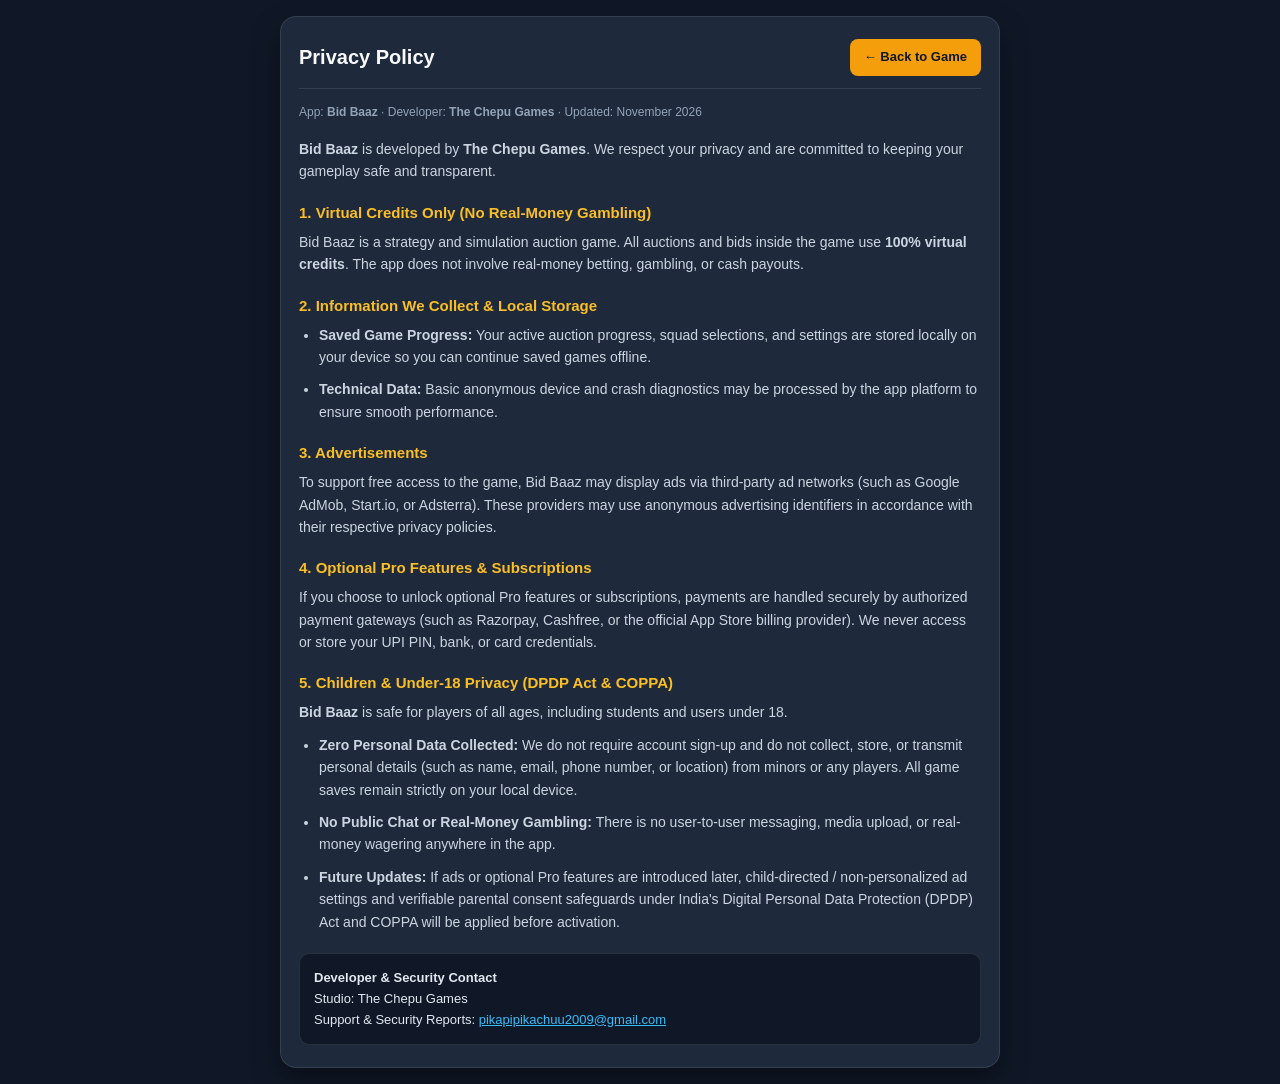
<file: privacy.html>
<!DOCTYPE html>
<html lang="en">
<head>
  <meta charset="utf-8" />
  <meta name="viewport" content="width=device-width, initial-scale=1" />
  <meta name="theme-color" content="#101827" />
  <meta name="referrer" content="strict-origin-when-cross-origin" />
  <meta http-equiv="Content-Security-Policy" content="default-src 'self'; script-src 'self' 'unsafe-inline'; style-src 'self' 'unsafe-inline'; img-src 'self' data:; connect-src 'self'; object-src 'none'; base-uri 'self';" />
  <title>Privacy Policy &mdash; Bid Baaz</title>
  <style>
    * {
      box-sizing: border-box;
      margin: 0;
      padding: 0;
      font-family: -apple-system, BlinkMacSystemFont, "Segoe UI", Roboto, sans-serif;
    }
    body {
      background: #101827;
      color: #e2e8f0;
      line-height: 1.6;
      padding: 16px;
    }
    .container {
      max-width: 720px;
      margin: 0 auto;
      background: #1e293b;
      border: 1px solid rgba(255, 255, 255, 0.1);
      border-radius: 16px;
      padding: 22px 18px;
      box-shadow: 0 12px 28px rgba(0, 0, 0, 0.4);
    }
    .top-bar {
      display: flex;
      justify-content: space-between;
      align-items: center;
      gap: 12px;
      margin-bottom: 14px;
      padding-bottom: 12px;
      border-bottom: 1px solid rgba(255, 255, 255, 0.1);
    }
    .back-btn {
      background: #f59e0b;
      color: #101827;
      border: none;
      padding: 8px 14px;
      border-radius: 8px;
      font-weight: 700;
      font-size: 13px;
      cursor: pointer;
      text-decoration: none;
      white-space: nowrap;
    }
    h1 {
      font-size: 20px;
      color: #f8fafc;
    }
    .updated {
      font-size: 12px;
      color: #94a3b8;
      margin-bottom: 16px;
    }
    h2 {
      font-size: 15px;
      color: #fbbf24;
      margin-top: 18px;
      margin-bottom: 6px;
    }
    p, li {
      font-size: 14px;
      color: #cbd5e1;
      margin-bottom: 10px;
    }
    ul {
      padding-left: 20px;
      margin-bottom: 10px;
    }
    .contact-box {
      margin-top: 20px;
      padding: 14px;
      background: #101827;
      border-radius: 10px;
      border: 1px solid rgba(255, 255, 255, 0.1);
      font-size: 13px;
    }
    a {
      color: #38bdf8;
    }
  </style>
</head>
<body>
  <div class="container">
    <div class="top-bar">
      <h1>Privacy Policy</h1>
      <a href="index.html" class="back-btn" onclick="if(history.length>1){history.back();return false;}">&larr; Back to Game</a>
    </div>
    <p class="updated">App: <strong>Bid Baaz</strong> &middot; Developer: <strong>The Chepu Games</strong> &middot; Updated: November 2026</p>

    <p>
      <strong>Bid Baaz</strong> is developed by <strong>The Chepu Games</strong>. We respect your privacy and are committed to keeping your gameplay safe and transparent.
    </p>

    <h2>1. Virtual Credits Only (No Real-Money Gambling)</h2>
    <p>
      Bid Baaz is a strategy and simulation auction game. All auctions and bids inside the game use <strong>100% virtual credits</strong>. The app does not involve real-money betting, gambling, or cash payouts.
    </p>

    <h2>2. Information We Collect &amp; Local Storage</h2>
    <ul>
      <li><strong>Saved Game Progress:</strong> Your active auction progress, squad selections, and settings are stored locally on your device so you can continue saved games offline.</li>
      <li><strong>Technical Data:</strong> Basic anonymous device and crash diagnostics may be processed by the app platform to ensure smooth performance.</li>
    </ul>

    <h2>3. Advertisements</h2>
    <p>
      To support free access to the game, Bid Baaz may display ads via third-party ad networks (such as Google AdMob, Start.io, or Adsterra). These providers may use anonymous advertising identifiers in accordance with their respective privacy policies.
    </p>

    <h2>4. Optional Pro Features &amp; Subscriptions</h2>
    <p>
      If you choose to unlock optional Pro features or subscriptions, payments are handled securely by authorized payment gateways (such as Razorpay, Cashfree, or the official App Store billing provider). We never access or store your UPI PIN, bank, or card credentials.
    </p>

    <h2>5. Children &amp; Under-18 Privacy (DPDP Act &amp; COPPA)</h2>
    <p>
      <strong>Bid Baaz</strong> is safe for players of all ages, including students and users under 18.
    </p>
    <ul>
      <li><strong>Zero Personal Data Collected:</strong> We do not require account sign-up and do not collect, store, or transmit personal details (such as name, email, phone number, or location) from minors or any players. All game saves remain strictly on your local device.</li>
      <li><strong>No Public Chat or Real-Money Gambling:</strong> There is no user-to-user messaging, media upload, or real-money wagering anywhere in the app.</li>
      <li><strong>Future Updates:</strong> If ads or optional Pro features are introduced later, child-directed / non-personalized ad settings and verifiable parental consent safeguards under India's Digital Personal Data Protection (DPDP) Act and COPPA will be applied before activation.</li>
    </ul>

    <div class="contact-box">
      <strong>Developer &amp; Security Contact</strong><br />
      Studio: The Chepu Games<br />
      Support &amp; Security Reports: <a href="mailto:pikapipikachuu2009@gmail.com">pikapipikachuu2009@gmail.com</a>
    </div>
  </div>
</body>
</html>
</file>
